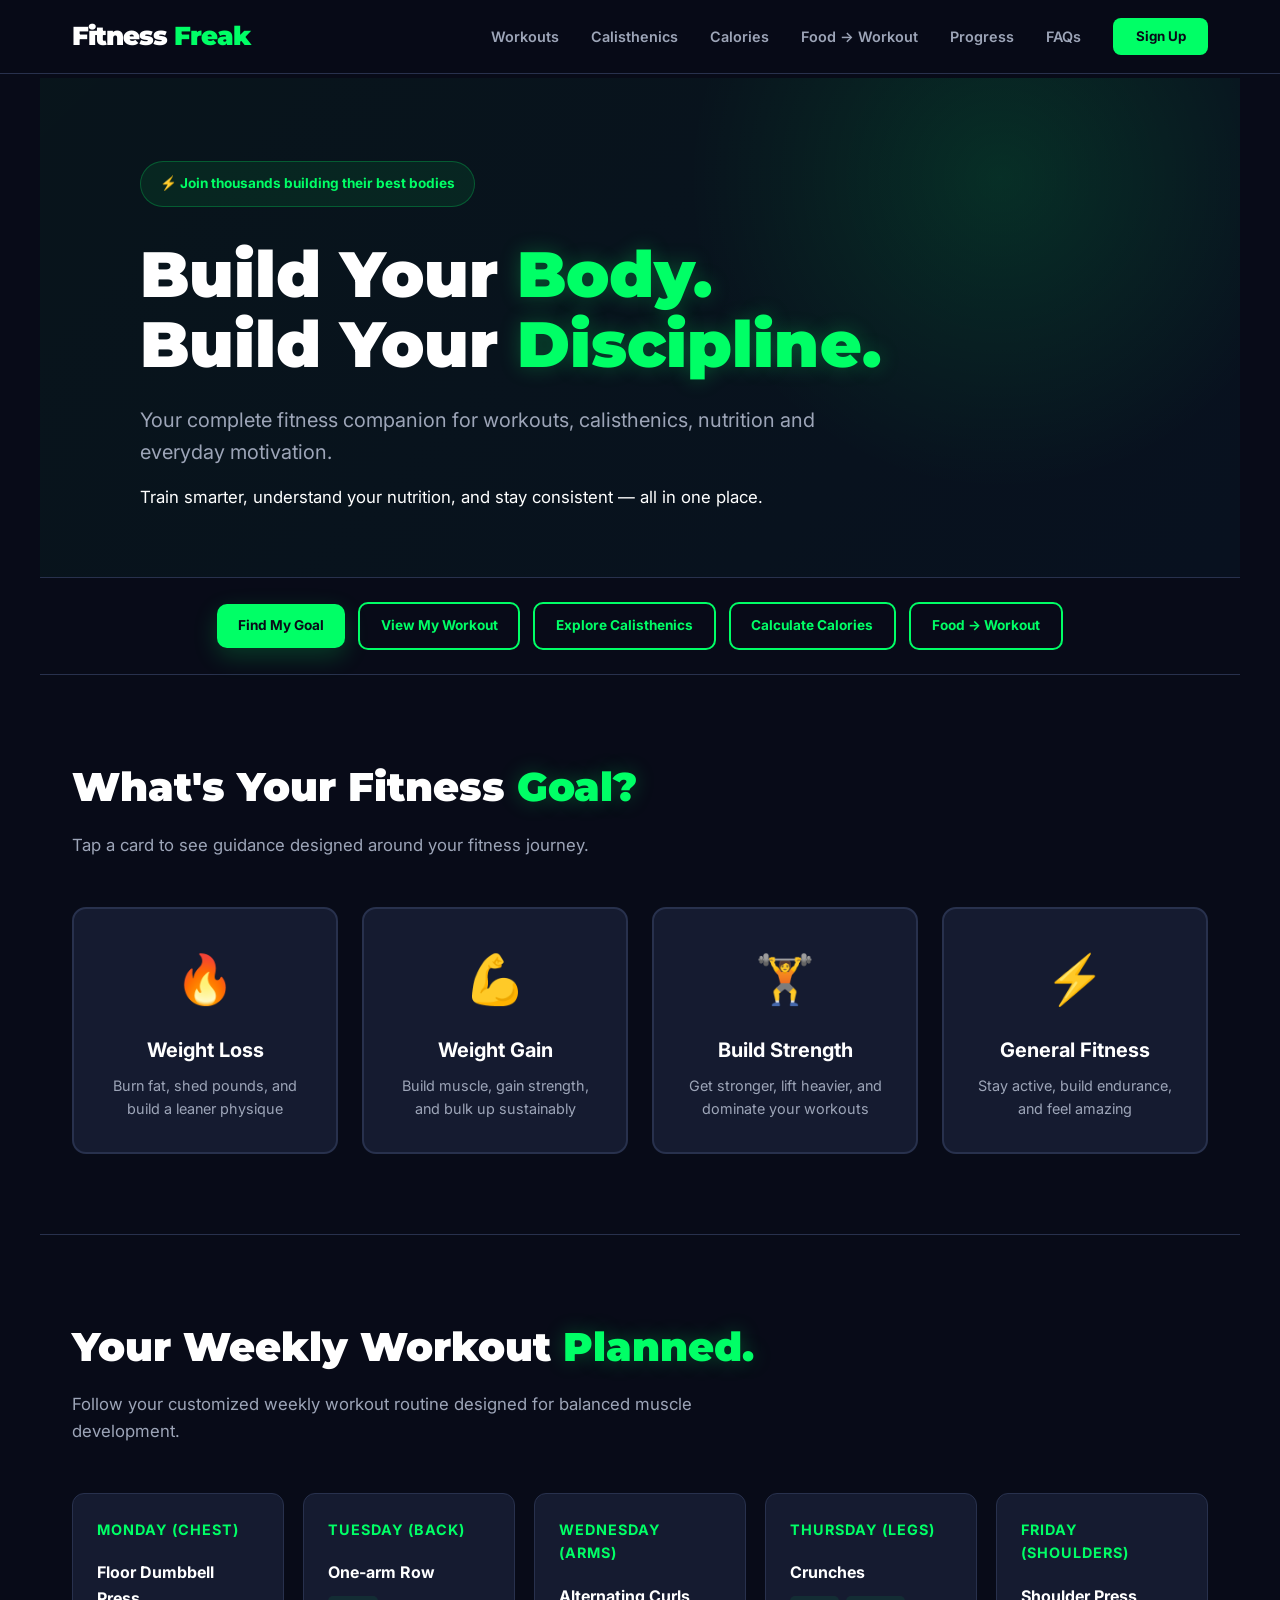
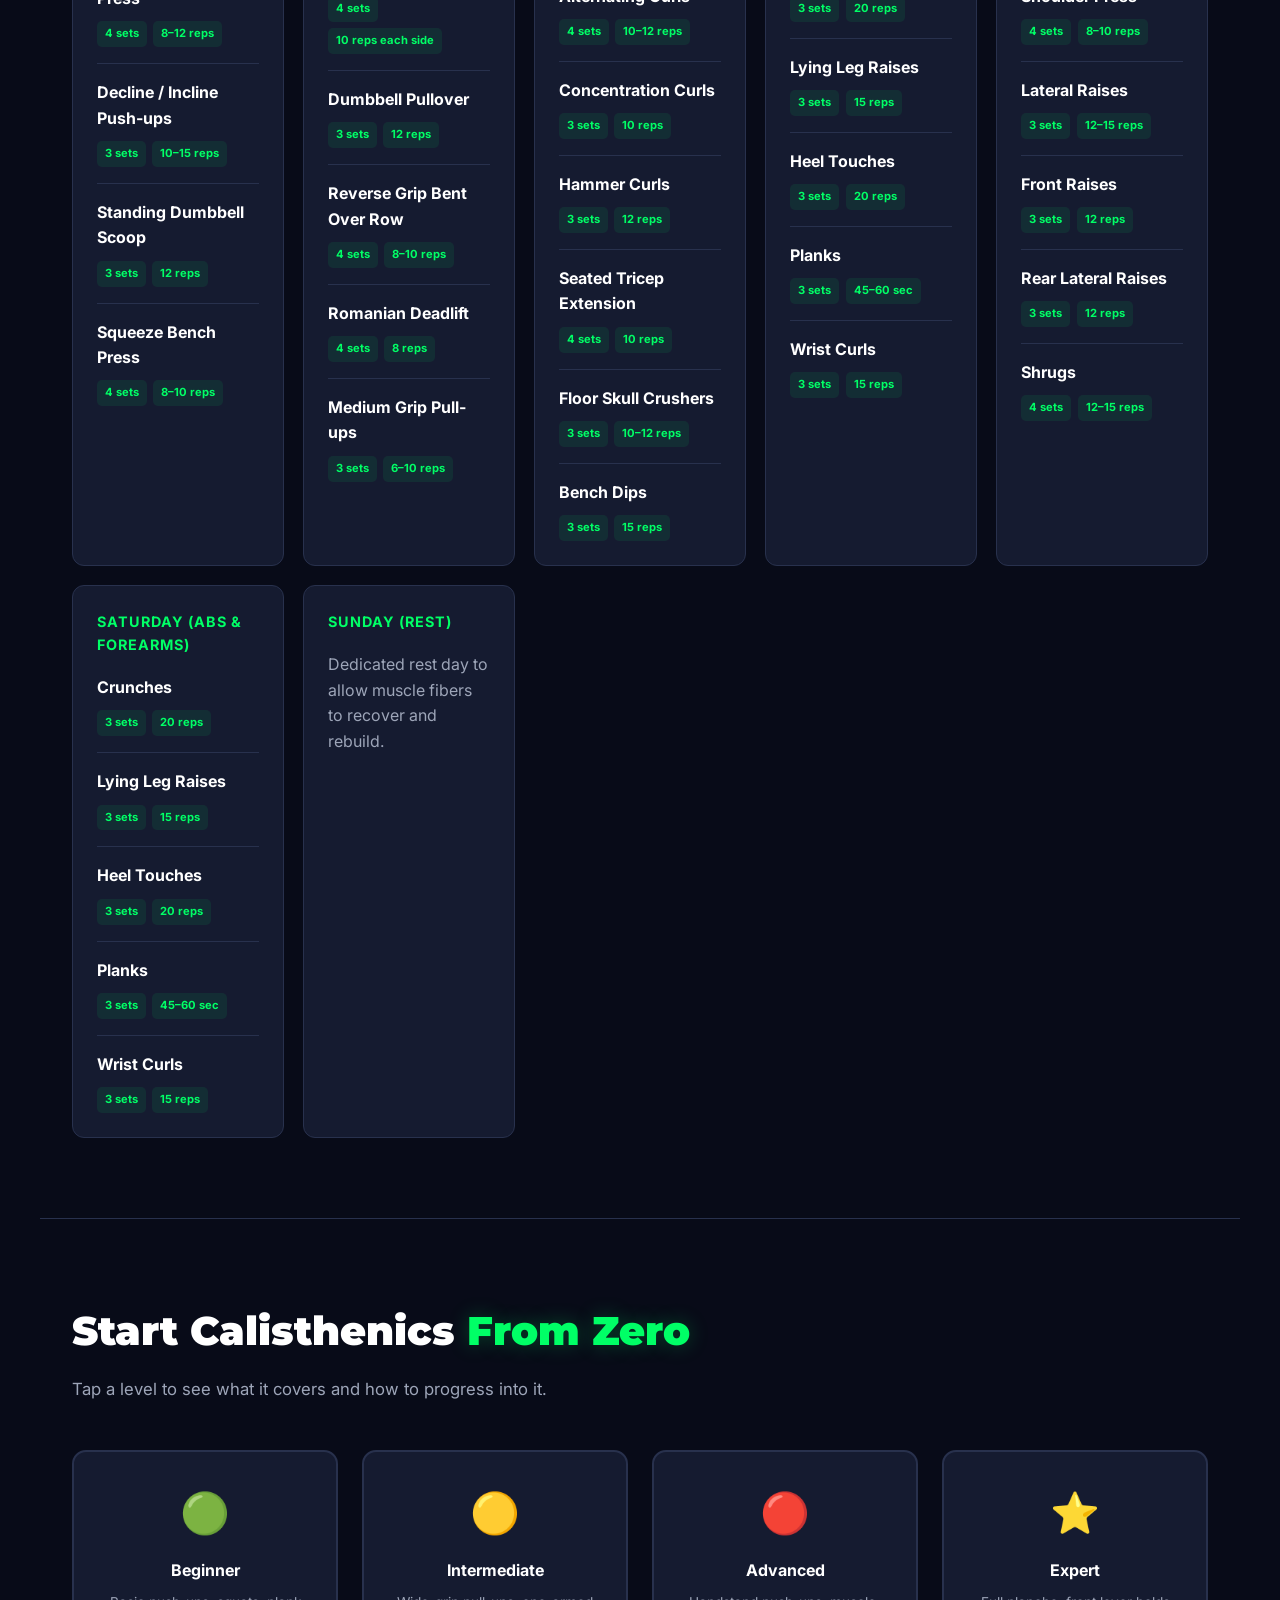
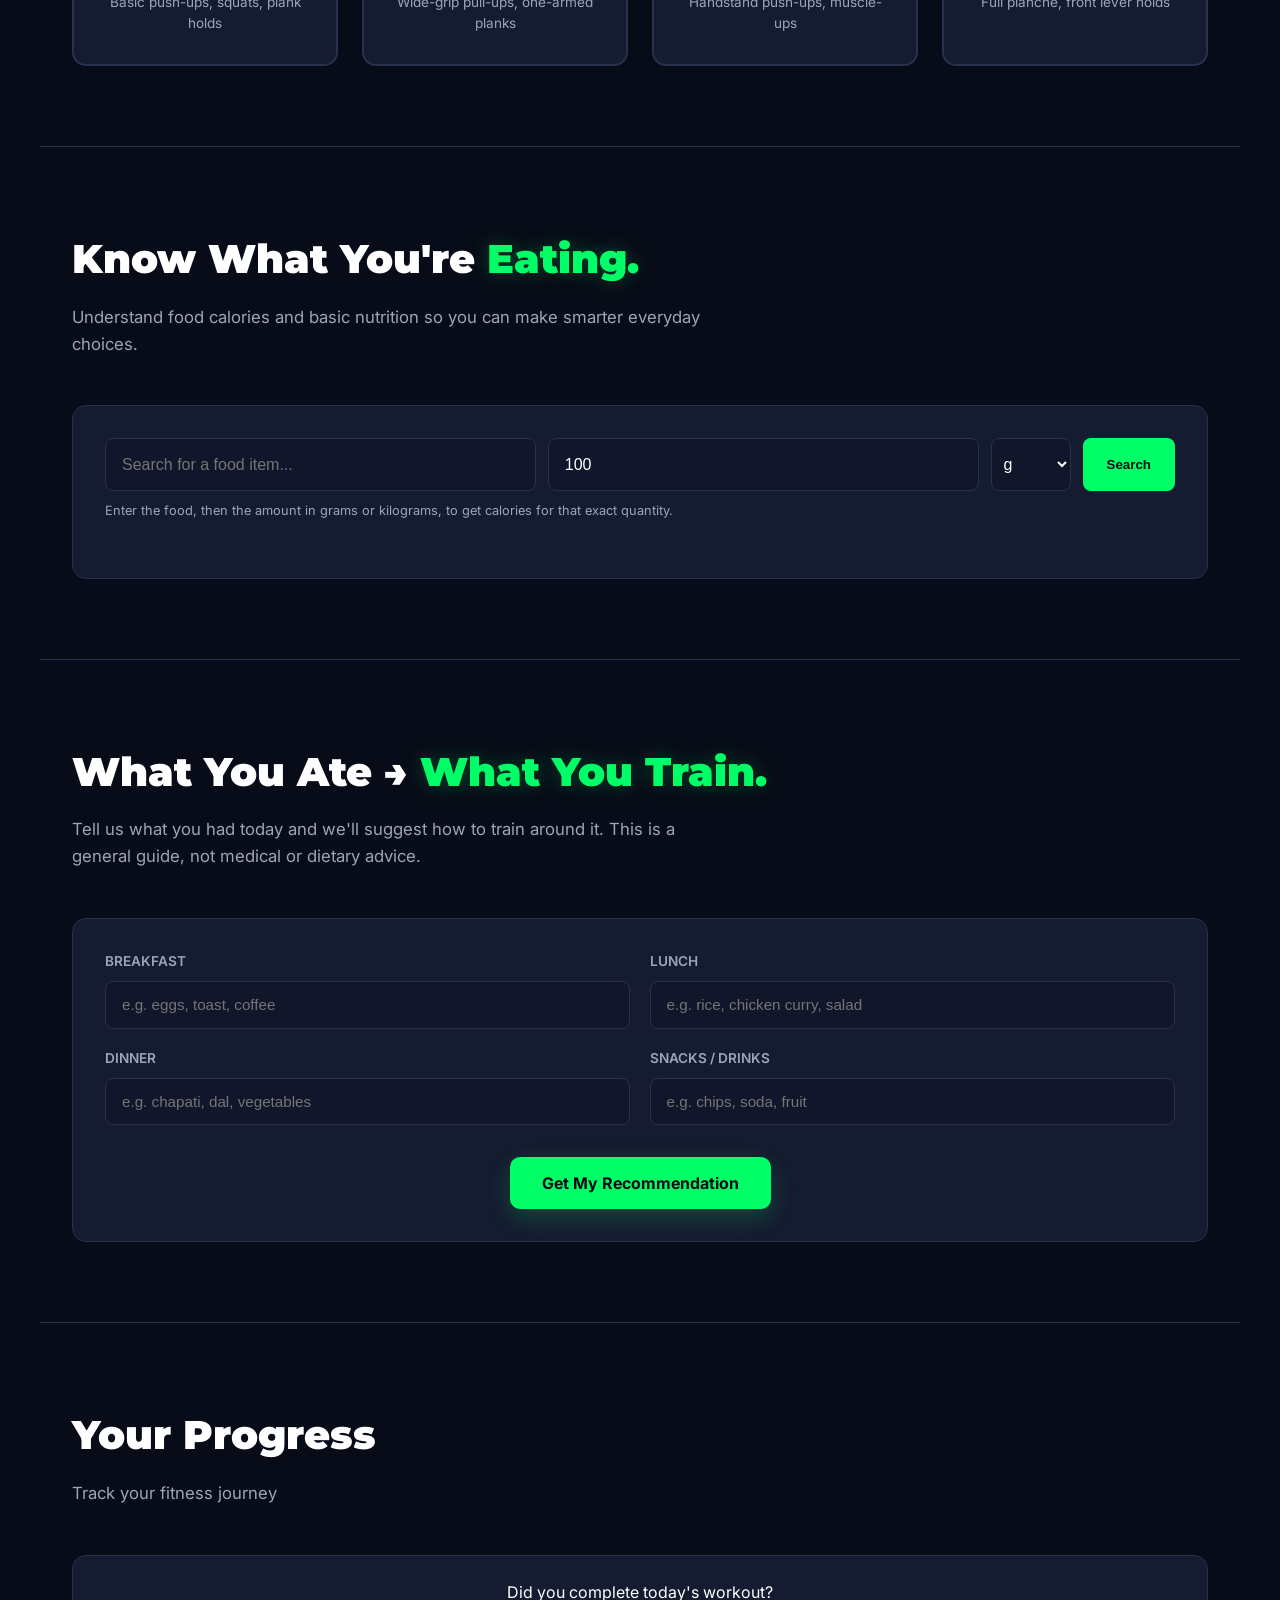
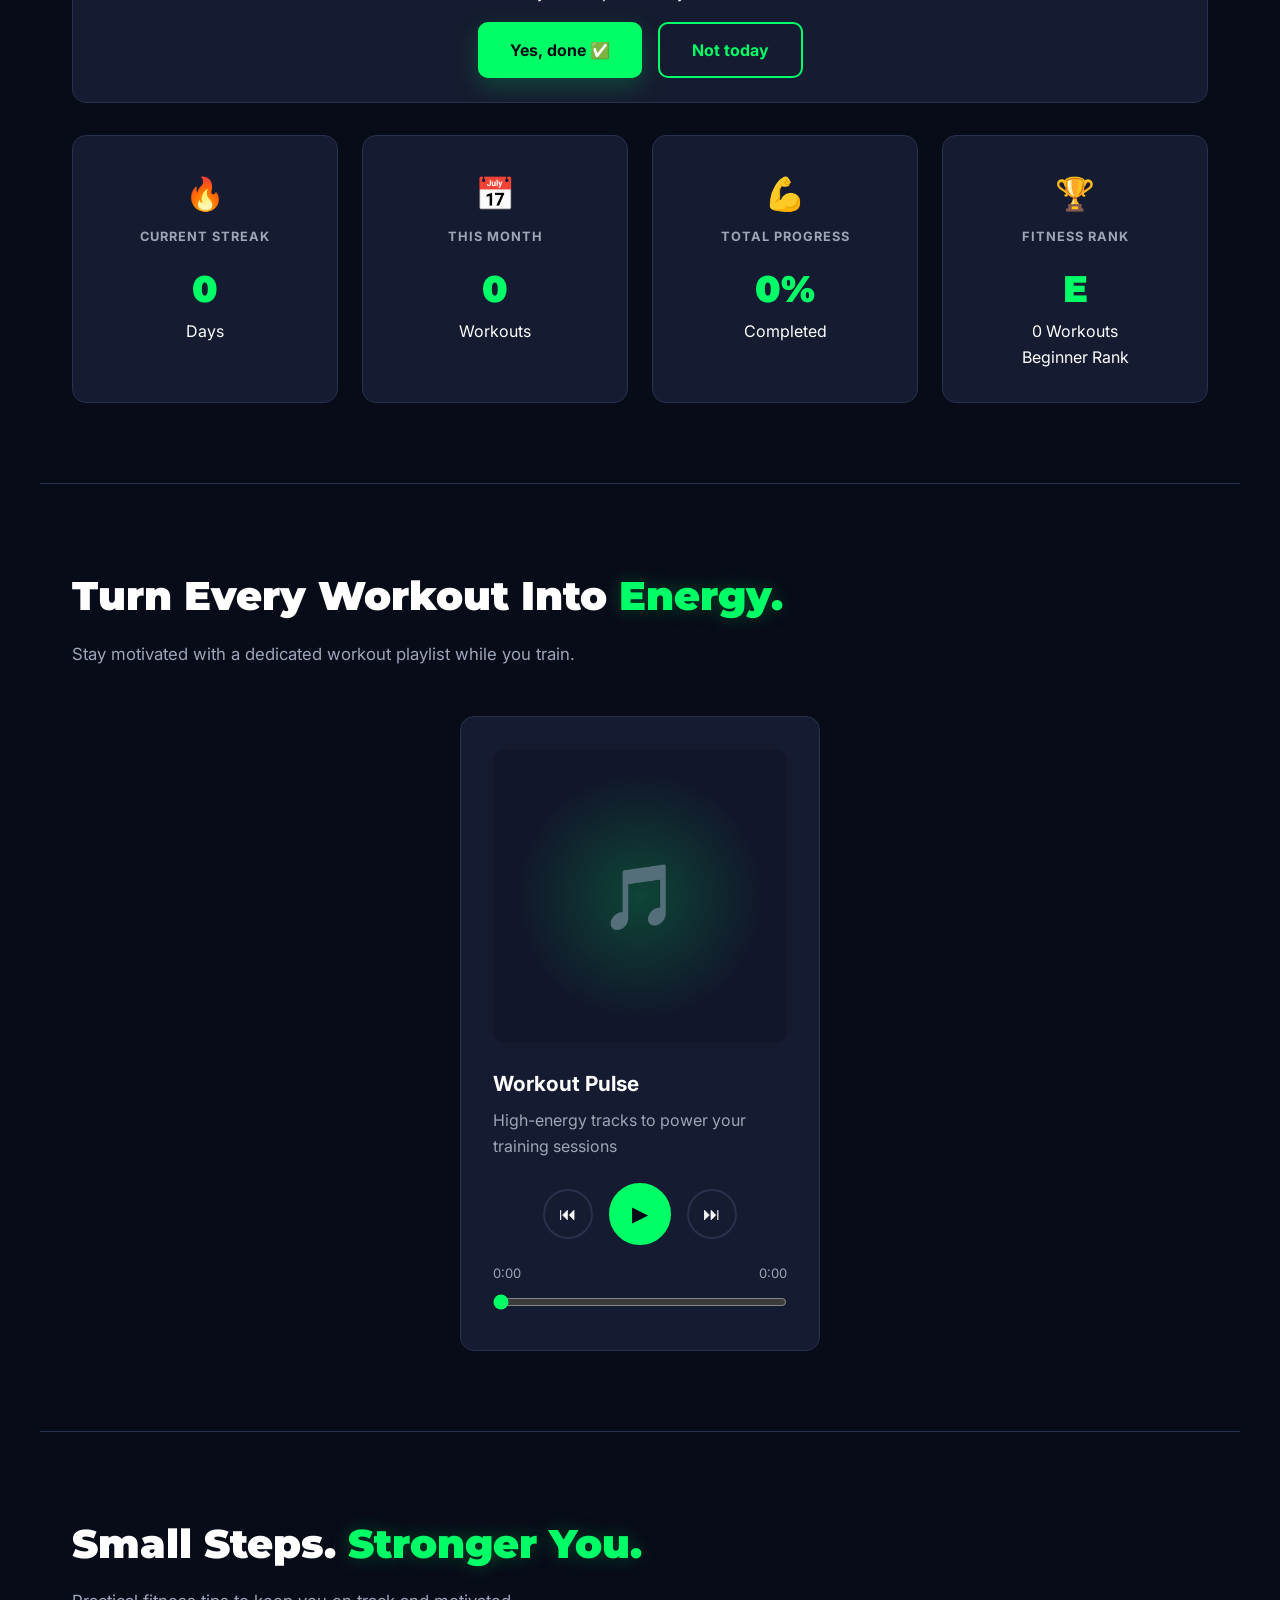
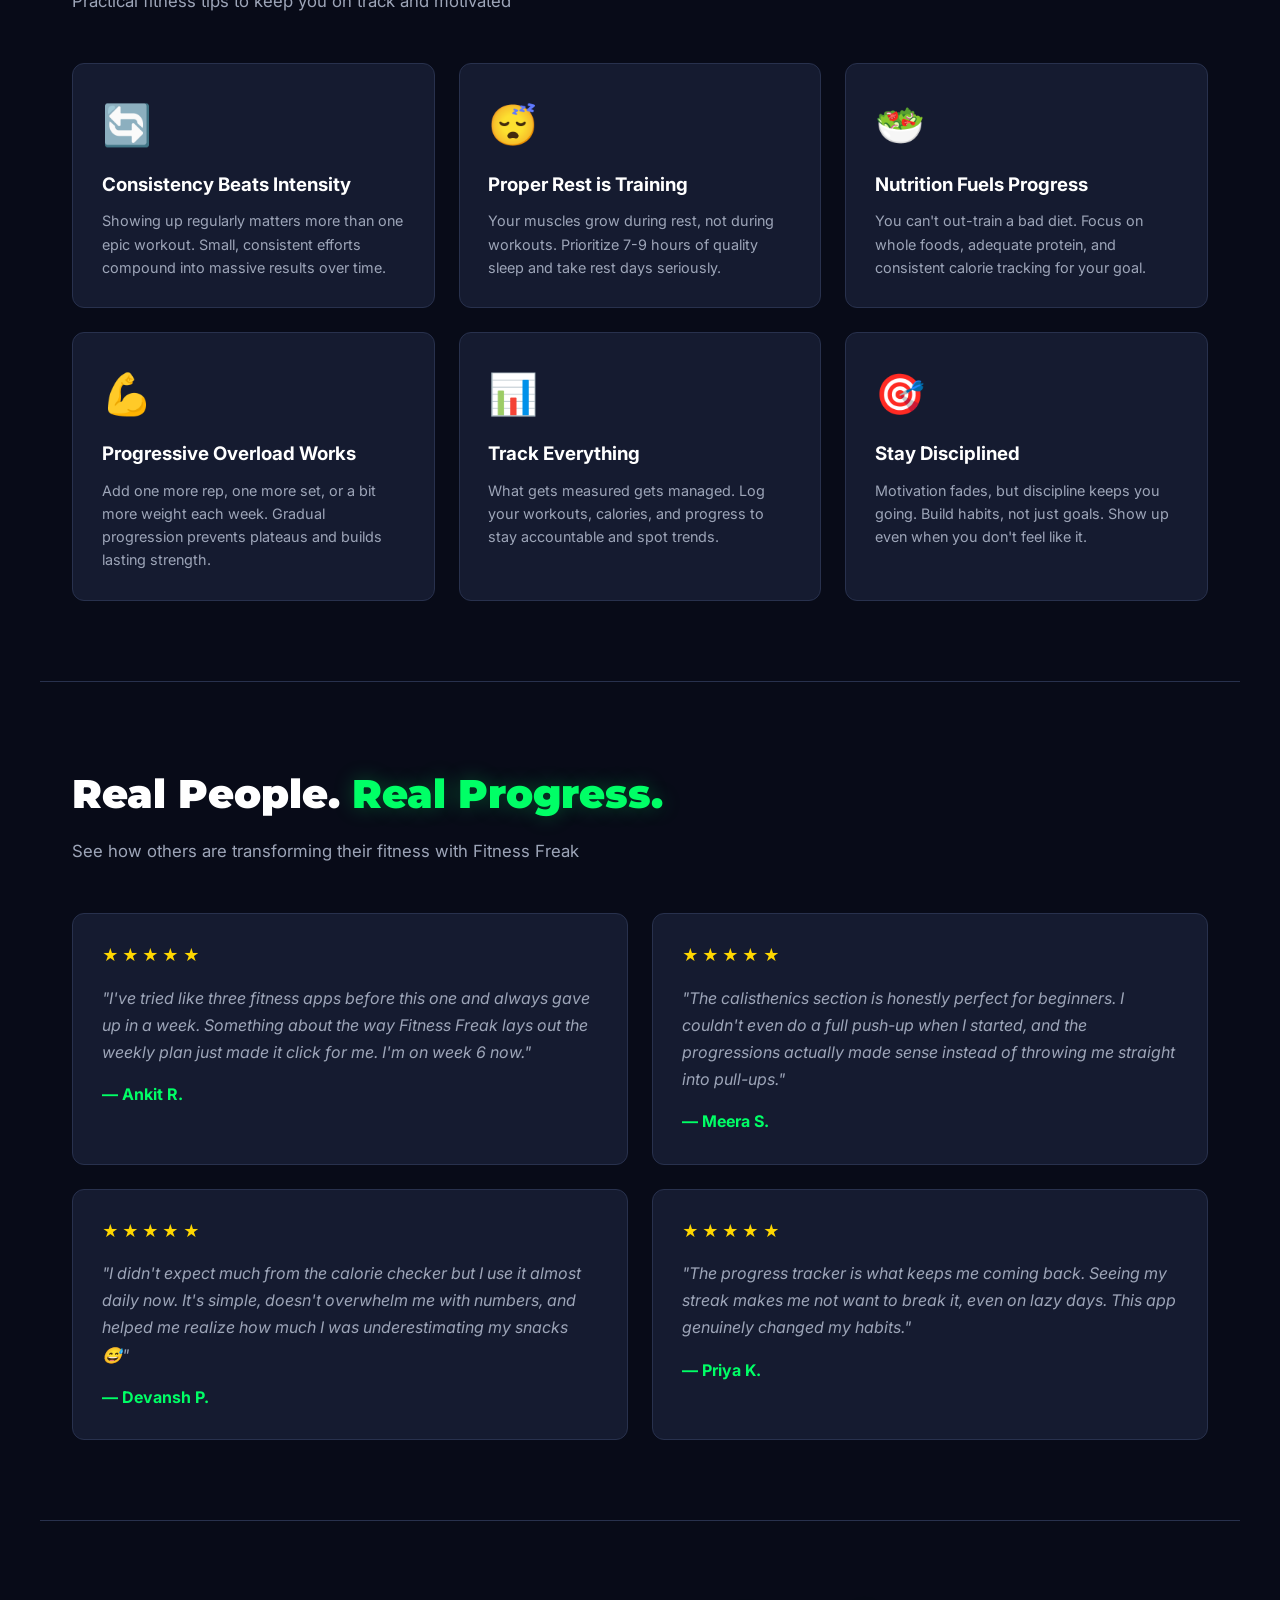
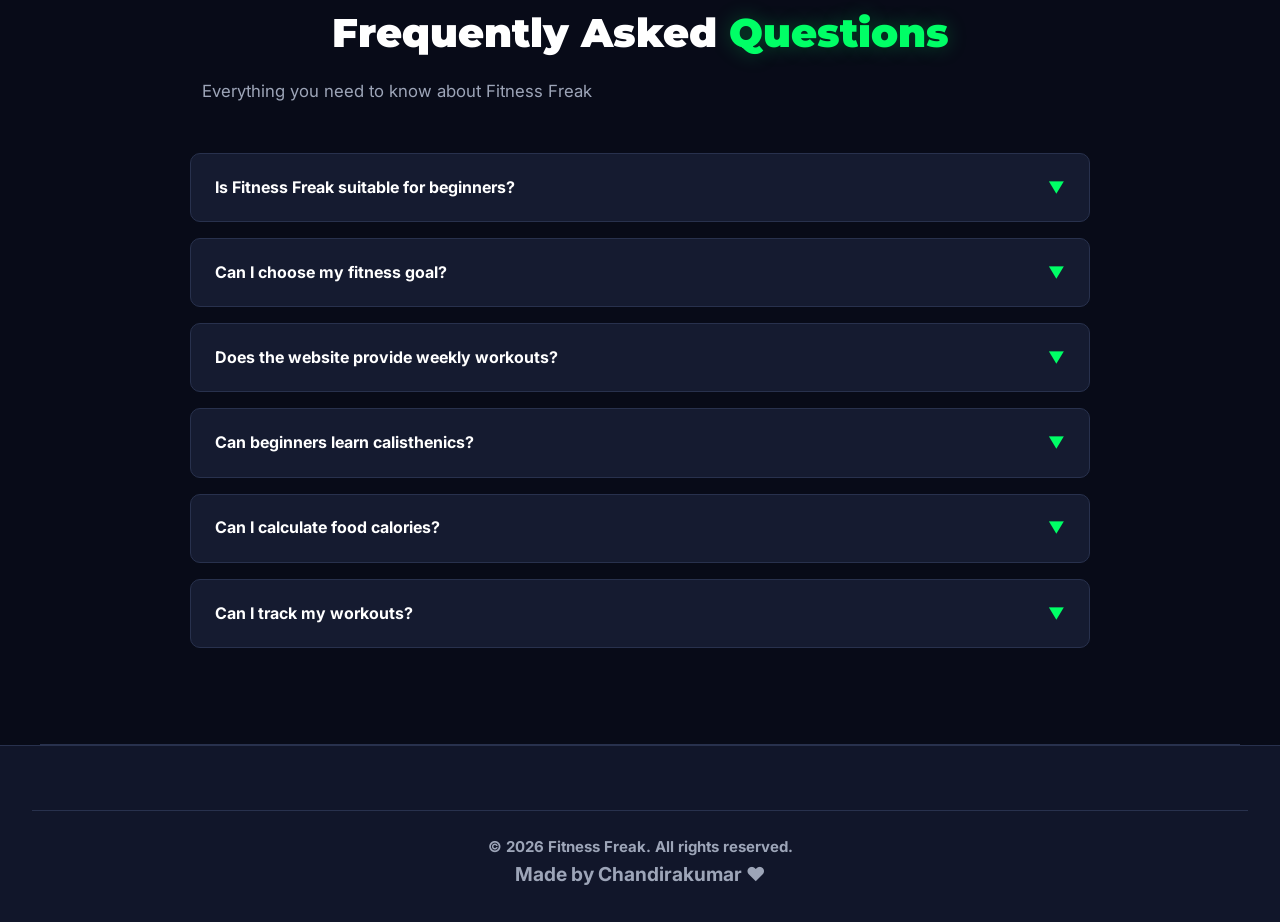
<file: index.html>
<!DOCTYPE html>
<html lang="en">
<head>
<meta charset="UTF-8">
<meta name="viewport" content="width=device-width, initial-scale=1.0, maximum-scale=1.0">
<title>Fitness Freak</title>
<link rel="stylesheet" href="style.css">
<link href="https://fonts.googleapis.com/css2?family=Inter:wght@300;400;500;600;700;800&family=Montserrat:wght@700;800;900&display=swap" rel="stylesheet">
<style>
  /* Center the playlist player card on the page */
  .playlist-container {
    display: flex;
    justify-content: center;
  }
</style>
</head>
<body>

    <!-- HEADER -->
    <header>
        <div class="header-container">
            <div class="logo">Fitness <span>Freak</span></div>
            <nav>
                <ul>
                    <li><a href="#workout">Workouts</a></li>
                    <li><a href="#calisthenics">Calisthenics</a></li>
                    <li><a href="#calories">Calories</a></li>
                    <li><a href="#foodplan">Food → Workout</a></li>
                    <li><a href="#progress">Progress</a></li>
                    <li><a href="#faq">FAQs</a></li>
                    <li><button class="nav-cta">Sign Up</button></li>
                </ul>
            </nav>
        </div>
    </header>

    <!-- HERO SECTION -->
    <section class="hero">
        <div class="hero-container">
            <div class="hero-badge">⚡ Join thousands building their best bodies</div>
            <h1>Build Your <span class="highlight">Body.</span><br>Build Your <span class="highlight">Discipline.</span></h1>
            <p class="hero-subtitle">Your complete fitness companion for workouts, calisthenics, nutrition and everyday motivation.</p>
            <p class="hero-description">Train smarter, understand your nutrition, and stay consistent — all in one place.</p>
        </div>
    </section>

    <!-- QUICK ACTIONS (moved from bottom of every section to the top) -->
    <div class="quick-actions">
        <a href="#goals" class="btn btn-primary">Find My Goal</a>
        <a href="#workout" class="btn btn-secondary">View My Workout</a>
        <a href="#calisthenics" class="btn btn-secondary">Explore Calisthenics</a>
        <a href="#calories" class="btn btn-secondary">Calculate Calories</a>
        <a href="#foodplan" class="btn btn-secondary">Food → Workout</a>
    </div>

    <!-- FITNESS GOAL SECTION -->
    <section id="goals">
        <div class="section-header">
            <h2>What's Your Fitness <span class="highlight">Goal?</span></h2>
            <p>Tap a card to see guidance designed around your fitness journey.</p>
        </div>
        <div class="goals-grid">
            <div class="goal-card" onclick="openGoalModal('weightloss')">
                <div class="goal-icon">🔥</div>
                <h3>Weight Loss</h3>
                <p>Burn fat, shed pounds, and build a leaner physique</p>
            </div>
            <div class="goal-card" onclick="openGoalModal('weightgain')">
                <div class="goal-icon">💪</div>
                <h3>Weight Gain</h3>
                <p>Build muscle, gain strength, and bulk up sustainably</p>
            </div>
            <div class="goal-card" onclick="openGoalModal('strength')">
                <div class="goal-icon">🏋️</div>
                <h3>Build Strength</h3>
                <p>Get stronger, lift heavier, and dominate your workouts</p>
            </div>
            <div class="goal-card" onclick="openGoalModal('general')">
                <div class="goal-icon">⚡</div>
                <h3>General Fitness</h3>
                <p>Stay active, build endurance, and feel amazing</p>
            </div>
        </div>
    </section>

    <!-- WEEKLY WORKOUT SECTION -->
    <section id="workout">
        <div class="section-header">
            <h2>Your Weekly Workout <span class="highlight">Planned.</span></h2>
            <p>Follow your customized weekly workout routine designed for balanced muscle development.</p>
        </div>

        <div class="workout-week">
            <div class="workout-day">
                <h3>Monday (Chest)</h3>
                <div class="workout-item"><div class="exercise-name">Floor Dumbbell Press</div><div class="exercise-details"><span class="detail-tag">4 sets</span><span class="detail-tag">8–12 reps</span></div></div>
                <div class="workout-item"><div class="exercise-name">Decline / Incline Push-ups</div><div class="exercise-details"><span class="detail-tag">3 sets</span><span class="detail-tag">10–15 reps</span></div></div>
                <div class="workout-item"><div class="exercise-name">Standing Dumbbell Scoop</div><div class="exercise-details"><span class="detail-tag">3 sets</span><span class="detail-tag">12 reps</span></div></div>
                <div class="workout-item"><div class="exercise-name">Squeeze Bench Press</div><div class="exercise-details"><span class="detail-tag">4 sets</span><span class="detail-tag">8–10 reps</span></div></div>
            </div>

            <div class="workout-day">
                <h3>Tuesday (Back)</h3>
                <div class="workout-item"><div class="exercise-name">One-arm Row</div><div class="exercise-details"><span class="detail-tag">4 sets</span><span class="detail-tag">10 reps each side</span></div></div>
                <div class="workout-item"><div class="exercise-name">Dumbbell Pullover</div><div class="exercise-details"><span class="detail-tag">3 sets</span><span class="detail-tag">12 reps</span></div></div>
                <div class="workout-item"><div class="exercise-name">Reverse Grip Bent Over Row</div><div class="exercise-details"><span class="detail-tag">4 sets</span><span class="detail-tag">8–10 reps</span></div></div>
                <div class="workout-item"><div class="exercise-name">Romanian Deadlift</div><div class="exercise-details"><span class="detail-tag">4 sets</span><span class="detail-tag">8 reps</span></div></div>
                <div class="workout-item"><div class="exercise-name">Medium Grip Pull-ups</div><div class="exercise-details"><span class="detail-tag">3 sets</span><span class="detail-tag">6–10 reps</span></div></div>
            </div>

            <div class="workout-day">
                <h3>Wednesday (Arms)</h3>
                <div class="workout-item"><div class="exercise-name">Alternating Curls</div><div class="exercise-details"><span class="detail-tag">4 sets</span><span class="detail-tag">10–12 reps</span></div></div>
                <div class="workout-item"><div class="exercise-name">Concentration Curls</div><div class="exercise-details"><span class="detail-tag">3 sets</span><span class="detail-tag">10 reps</span></div></div>
                <div class="workout-item"><div class="exercise-name">Hammer Curls</div><div class="exercise-details"><span class="detail-tag">3 sets</span><span class="detail-tag">12 reps</span></div></div>
                <div class="workout-item"><div class="exercise-name">Seated Tricep Extension</div><div class="exercise-details"><span class="detail-tag">4 sets</span><span class="detail-tag">10 reps</span></div></div>
                <div class="workout-item"><div class="exercise-name">Floor Skull Crushers</div><div class="exercise-details"><span class="detail-tag">3 sets</span><span class="detail-tag">10–12 reps</span></div></div>
                <div class="workout-item"><div class="exercise-name">Bench Dips</div><div class="exercise-details"><span class="detail-tag">3 sets</span><span class="detail-tag">15 reps</span></div></div>
            </div>

            <div class="workout-day">
                <h3>Thursday (Legs)</h3>
                <div class="workout-item"><div class="exercise-name">Crunches</div><div class="exercise-details"><span class="detail-tag">3 sets</span><span class="detail-tag">20 reps</span></div></div>
                <div class="workout-item"><div class="exercise-name">Lying Leg Raises</div><div class="exercise-details"><span class="detail-tag">3 sets</span><span class="detail-tag">15 reps</span></div></div>
                <div class="workout-item"><div class="exercise-name">Heel Touches</div><div class="exercise-details"><span class="detail-tag">3 sets</span><span class="detail-tag">20 reps</span></div></div>
                <div class="workout-item"><div class="exercise-name">Planks</div><div class="exercise-details"><span class="detail-tag">3 sets</span><span class="detail-tag">45–60 sec</span></div></div>
                <div class="workout-item"><div class="exercise-name">Wrist Curls</div><div class="exercise-details"><span class="detail-tag">3 sets</span><span class="detail-tag">15 reps</span></div></div>
            </div>

            <div class="workout-day">
                <h3>Friday (Shoulders)</h3>
                <div class="workout-item"><div class="exercise-name">Shoulder Press</div><div class="exercise-details"><span class="detail-tag">4 sets</span><span class="detail-tag">8–10 reps</span></div></div>
                <div class="workout-item"><div class="exercise-name">Lateral Raises</div><div class="exercise-details"><span class="detail-tag">3 sets</span><span class="detail-tag">12–15 reps</span></div></div>
                <div class="workout-item"><div class="exercise-name">Front Raises</div><div class="exercise-details"><span class="detail-tag">3 sets</span><span class="detail-tag">12 reps</span></div></div>
                <div class="workout-item"><div class="exercise-name">Rear Lateral Raises</div><div class="exercise-details"><span class="detail-tag">3 sets</span><span class="detail-tag">12 reps</span></div></div>
                <div class="workout-item"><div class="exercise-name">Shrugs</div><div class="exercise-details"><span class="detail-tag">4 sets</span><span class="detail-tag">12–15 reps</span></div></div>
            </div>

            <div class="workout-day">
                <h3>Saturday (Abs &amp; Forearms)</h3>
                <div class="workout-item"><div class="exercise-name">Crunches</div><div class="exercise-details"><span class="detail-tag">3 sets</span><span class="detail-tag">20 reps</span></div></div>
                <div class="workout-item"><div class="exercise-name">Lying Leg Raises</div><div class="exercise-details"><span class="detail-tag">3 sets</span><span class="detail-tag">15 reps</span></div></div>
                <div class="workout-item"><div class="exercise-name">Heel Touches</div><div class="exercise-details"><span class="detail-tag">3 sets</span><span class="detail-tag">20 reps</span></div></div>
                <div class="workout-item"><div class="exercise-name">Planks</div><div class="exercise-details"><span class="detail-tag">3 sets</span><span class="detail-tag">45–60 sec</span></div></div>
                <div class="workout-item"><div class="exercise-name">Wrist Curls</div><div class="exercise-details"><span class="detail-tag">3 sets</span><span class="detail-tag">15 reps</span></div></div>
            </div>

            <div class="workout-day">
                <h3>Sunday (Rest)</h3>
                <p style="color: var(--text-muted); margin-top: 1rem;">Dedicated rest day to allow muscle fibers to recover and rebuild.</p>
            </div>
        </div>
    </section>

    <!-- CALISTHENICS SECTION -->
    <section id="calisthenics">
        <div class="section-header">
            <h2>Start Calisthenics <span class="highlight">From Zero</span></h2>
            <p>Tap a level to see what it covers and how to progress into it.</p>
        </div>
        <div class="progression-path">
            <div class="progression-step" onclick="openLevelModal('beginner')">
                <div class="step-icon">🟢</div>
                <h4>Beginner</h4>
                <p>Basic push-ups, squats, plank holds</p>
            </div>
            <div class="progression-step" onclick="openLevelModal('intermediate')">
                <div class="step-icon">🟡</div>
                <h4>Intermediate</h4>
                <p>Wide-grip pull-ups, one-armed planks</p>
            </div>
            <div class="progression-step" onclick="openLevelModal('advanced')">
                <div class="step-icon">🔴</div>
                <h4>Advanced</h4>
                <p>Handstand push-ups, muscle-ups</p>
            </div>
            <div class="progression-step" onclick="openLevelModal('expert')">
                <div class="step-icon">⭐</div>
                <h4>Expert</h4>
                <p>Full planche, front lever holds</p>
            </div>
        </div>
    </section>

    <!-- CALORIE CALCULATOR SECTION -->
    <section id="calories">
        <div class="section-header">
            <h2>Know What You're <span class="highlight">Eating.</span></h2>
            <p>Understand food calories and basic nutrition so you can make smarter everyday choices.</p>
        </div>
        <div class="calculator-box">
            <div class="search-box">
                <input type="text" placeholder="Search for a food item..." id="foodInput">
                <input type="number" placeholder="Amount" id="foodQty" min="1" value="100" class="qty-input">
                <select id="foodUnit" class="unit-select">
                    <option value="g">g</option>
                    <option value="kg">kg</option>
                </select>
                <button onclick="searchFood()">Search</button>
            </div>
            <p class="search-hint">Enter the food, then the amount in grams or kilograms, to get calories for that exact quantity.</p>
            <div id="foodResults"></div>
        </div>
    </section>

    <!-- FOOD → WORKOUT RECOMMENDER (NEW) -->
    <section id="foodplan">
        <div class="section-header">
            <h2>What You Ate → <span class="highlight">What You Train.</span></h2>
            <p>Tell us what you had today and we'll suggest how to train around it. This is a general guide, not medical or dietary advice.</p>
        </div>

        <div class="calculator-box">
            <div class="food-log-grid">
                <div class="food-log-item">
                    <label for="mealBreakfast">Breakfast</label>
                    <input type="text" id="mealBreakfast" placeholder="e.g. eggs, toast, coffee">
                </div>
                <div class="food-log-item">
                    <label for="mealLunch">Lunch</label>
                    <input type="text" id="mealLunch" placeholder="e.g. rice, chicken curry, salad">
                </div>
                <div class="food-log-item">
                    <label for="mealDinner">Dinner</label>
                    <input type="text" id="mealDinner" placeholder="e.g. chapati, dal, vegetables">
                </div>
                <div class="food-log-item">
                    <label for="mealSnacks">Snacks / Drinks</label>
                    <input type="text" id="mealSnacks" placeholder="e.g. chips, soda, fruit">
                </div>
            </div>
            <div class="text-center mt-3">
                <button class="btn btn-primary" onclick="recommendFromFood()">Get My Recommendation</button>
            </div>
            <div id="foodPlanResult"></div>
        </div>
    </section>

    <!-- PROGRESS SECTION -->
    <section id="progress">
        <div class="section-header">
            <h2>Your Progress</h2>
            <p>Track your fitness journey</p>
        </div>

        <!-- DAILY CHECK-IN (NEW) -->
        <div class="checkin-box">
            <p id="checkinStatus">Did you complete today's workout?</p>
            <div class="checkin-buttons">
                <button class="btn btn-primary" onclick="logWorkout(true)">Yes, done ✅</button>
                <button class="btn btn-secondary" onclick="logWorkout(false)">Not today</button>
            </div>
        </div>

        <div class="progress-grid">
            <div class="progress-card">
                <div class="progress-icon">🔥</div>
                <h3>Current Streak</h3>
                <div class="progress-number" id="streakNumber">0</div>
                <p>Days</p>
            </div>

            <div class="progress-card">
                <div class="progress-icon">📅</div>
                <h3>This Month</h3>
                <div class="progress-number" id="monthNumber">0</div>
                <p>Workouts</p>
            </div>

            <div class="progress-card">
                <div class="progress-icon">💪</div>
                <h3>Total Progress</h3>
                <div class="progress-number" id="totalPercent">0%</div>
                <p>Completed</p>
            </div>

            <div class="progress-card">
                <div class="progress-icon">🏆</div>
                <h3>Fitness Rank</h3>
                <div class="progress-number" id="fitnessRank">E</div>
                <p id="rankWorkouts">0 Workouts</p>
                <p id="rankMessage">Beginner Rank</p>
            </div>
        </div>
    </section>

    <!-- PLAYLIST SECTION -->
    
    <section>
        <div class="section-header">
            <h2>Turn Every Workout Into <span class="highlight">Energy.</span></h2>
            <p>Stay motivated with a dedicated workout playlist while you train.</p>
        </div>
        <div class="playlist-container">
            <div class="player-card">
                <div class="player-image">🎵</div>
                <div class="player-info">
                    <h3 id="trackTitle">Workout Pulse</h3>
                    <p id="trackDesc">High-energy tracks to power your training sessions</p>
                </div>
                <div class="player-controls">
                    <button class="control-btn previous" onclick="prevTrack()">⏮</button>
                    <button class="control-btn play" id="playBtn" onclick="togglePlay()">▶</button>
                    <button class="control-btn next" onclick="nextTrack()">⏭</button>
                </div>
                <div class="music-progress">
                    <div class="time-row">
                        <span id="currentTime">0:00</span>
                        <span id="duration">0:00</span>
                    </div>
                    <input type="range" id="progressBar" value="0" min="0" max="100">
                </div>
                <audio id="bgAudio" preload="metadata"></audio>
           
            </div>
        </div>
    </section>
    

    <!-- FITNESS TIPS SECTION -->
    <section>
        <div class="section-header">
            <h2>Small Steps. <span class="highlight">Stronger You.</span></h2>
            <p>Practical fitness tips to keep you on track and motivated</p>
        </div>
        <div class="tips-grid">
            <div class="tip-card"><div class="tip-icon">🔄</div><h3>Consistency Beats Intensity</h3><p>Showing up regularly matters more than one epic workout. Small, consistent efforts compound into massive results over time.</p></div>
            <div class="tip-card"><div class="tip-icon">😴</div><h3>Proper Rest is Training</h3><p>Your muscles grow during rest, not during workouts. Prioritize 7-9 hours of quality sleep and take rest days seriously.</p></div>
            <div class="tip-card"><div class="tip-icon">🥗</div><h3>Nutrition Fuels Progress</h3><p>You can't out-train a bad diet. Focus on whole foods, adequate protein, and consistent calorie tracking for your goal.</p></div>
            <div class="tip-card"><div class="tip-icon">💪</div><h3>Progressive Overload Works</h3><p>Add one more rep, one more set, or a bit more weight each week. Gradual progression prevents plateaus and builds lasting strength.</p></div>
            <div class="tip-card"><div class="tip-icon">📊</div><h3>Track Everything</h3><p>What gets measured gets managed. Log your workouts, calories, and progress to stay accountable and spot trends.</p></div>
            <div class="tip-card"><div class="tip-icon">🎯</div><h3>Stay Disciplined</h3><p>Motivation fades, but discipline keeps you going. Build habits, not just goals. Show up even when you don't feel like it.</p></div>
        </div>
    </section>

    <!-- REVIEWS SECTION -->
    <section>
        <div class="section-header">
            <h2>Real People. <span class="highlight">Real Progress.</span></h2>
            <p>See how others are transforming their fitness with Fitness Freak</p>
        </div>
        <div class="reviews-grid">
            <div class="review-card"><div class="stars">★★★★★</div><div class="review-text">"I've tried like three fitness apps before this one and always gave up in a week. Something about the way Fitness Freak lays out the weekly plan just made it click for me. I'm on week 6 now."</div><div class="reviewer-name">— Ankit R.</div></div>
            <div class="review-card"><div class="stars">★★★★★</div><div class="review-text">"The calisthenics section is honestly perfect for beginners. I couldn't even do a full push-up when I started, and the progressions actually made sense instead of throwing me straight into pull-ups."</div><div class="reviewer-name">— Meera S.</div></div>
            <div class="review-card"><div class="stars">★★★★★</div><div class="review-text">"I didn't expect much from the calorie checker but I use it almost daily now. It's simple, doesn't overwhelm me with numbers, and helped me realize how much I was underestimating my snacks 😅"</div><div class="reviewer-name">— Devansh P.</div></div>
            <div class="review-card"><div class="stars">★★★★★</div><div class="review-text">"The progress tracker is what keeps me coming back. Seeing my streak makes me not want to break it, even on lazy days. This app genuinely changed my habits."</div><div class="reviewer-name">— Priya K.</div></div>
        </div>
    </section>

    <!-- FAQ SECTION -->
    <section id="faq">
        <div class="section-header text-center">
            <h2>Frequently Asked <span class="highlight">Questions</span></h2>
            <p>Everything you need to know about Fitness Freak</p>
        </div>
        <div class="faq-list">
            <div class="faq-item">
                <div class="faq-question" onclick="toggleFAQ(this)"><span>Is Fitness Freak suitable for beginners?</span><span class="faq-toggle">▼</span></div>
                <div class="faq-answer"><p>Yes. The website is designed to guide beginners through workouts, calisthenics, nutrition and fitness goals step by step. Every section starts with foundational content and progressively builds to more advanced material, making it perfect for anyone starting their fitness journey.</p></div>
            </div>
            <div class="faq-item">
                <div class="faq-question" onclick="toggleFAQ(this)"><span>Can I choose my fitness goal?</span><span class="faq-toggle">▼</span></div>
                <div class="faq-answer"><p>Yes. Users can choose goals such as weight loss, weight gain, strength building or general fitness. Once you select your goal, all workout recommendations and nutrition guidance will be customized around that specific objective.</p></div>
            </div>
            <div class="faq-item">
                <div class="faq-question" onclick="toggleFAQ(this)"><span>Does the website provide weekly workouts?</span><span class="faq-toggle">▼</span></div>
                <div class="faq-answer"><p>Yes. Users can follow structured weekly workout plans with exercises, sets, reps and rest times clearly laid out. The workouts are designed to be progressive, meaning they adapt as you get stronger and more experienced.</p></div>
            </div>
            <div class="faq-item">
                <div class="faq-question" onclick="toggleFAQ(this)"><span>Can beginners learn calisthenics?</span><span class="faq-toggle">▼</span></div>
                <div class="faq-answer"><p>Yes. The calisthenics section starts with basic bodyweight movements and gradually introduces progression. You'll learn proper form, understand progression paths, and safely advance from basic push-ups and squats to more advanced skills like pull-ups and muscle-ups.</p></div>
            </div>
            <div class="faq-item">
                <div class="faq-question" onclick="toggleFAQ(this)"><span>Can I calculate food calories?</span><span class="faq-toggle">▼</span></div>
                <div class="faq-answer"><p>Yes. Users can search for foods and check their estimated calorie information, and also log meals to get a workout suggestion for the day.</p></div>
            </div>
            <div class="faq-item">
                <div class="faq-question" onclick="toggleFAQ(this)"><span>Can I track my workouts?</span><span class="faq-toggle">▼</span></div>
                <div class="faq-answer"><p>Yes. Users can mark completed workouts and track their consistency over time. You'll see your workout streaks, total completed sessions, and get motivational progress visualizations to help keep you accountable and celebrate your wins.</p></div>
            </div>
        </div>
    </section>

    <!-- FOOTER -->
    <footer>
     
            <div class="footer-bottom">
                <h3>© 2026 Fitness Freak. All rights reserved.</h3>
                <h2>Made by <strong>Chandirakumar</strong> ❤️</h2>
            </div>
        </div>
    </footer>

    <!-- SHARED MODAL (used by Goals + Calisthenics) -->
    <div class="modal-overlay" id="infoModal">
        <div class="modal-box">
            <button class="modal-close" onclick="closeInfoModal()">✕</button>
            <div id="modalContent"></div>
        </div>
    </div>

    <script src="script.js"></script>
</body>
</html>
</file>
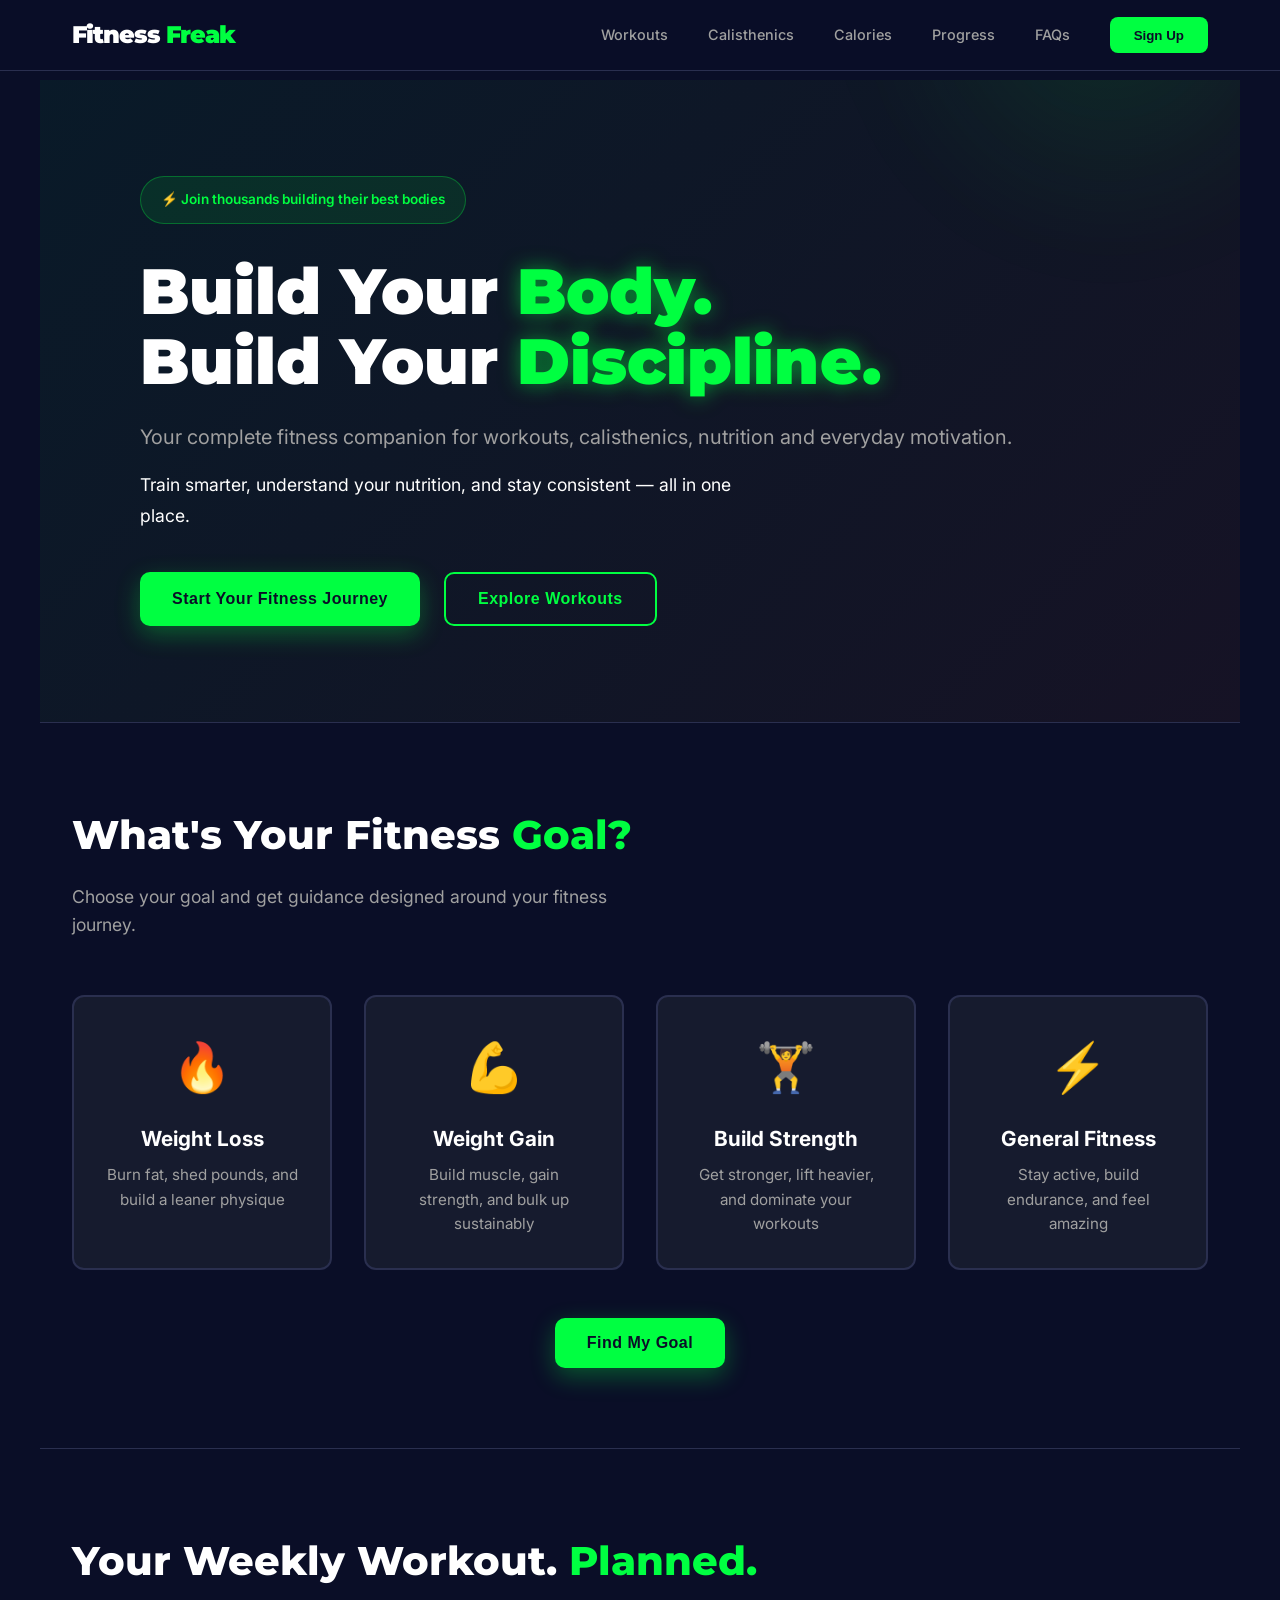
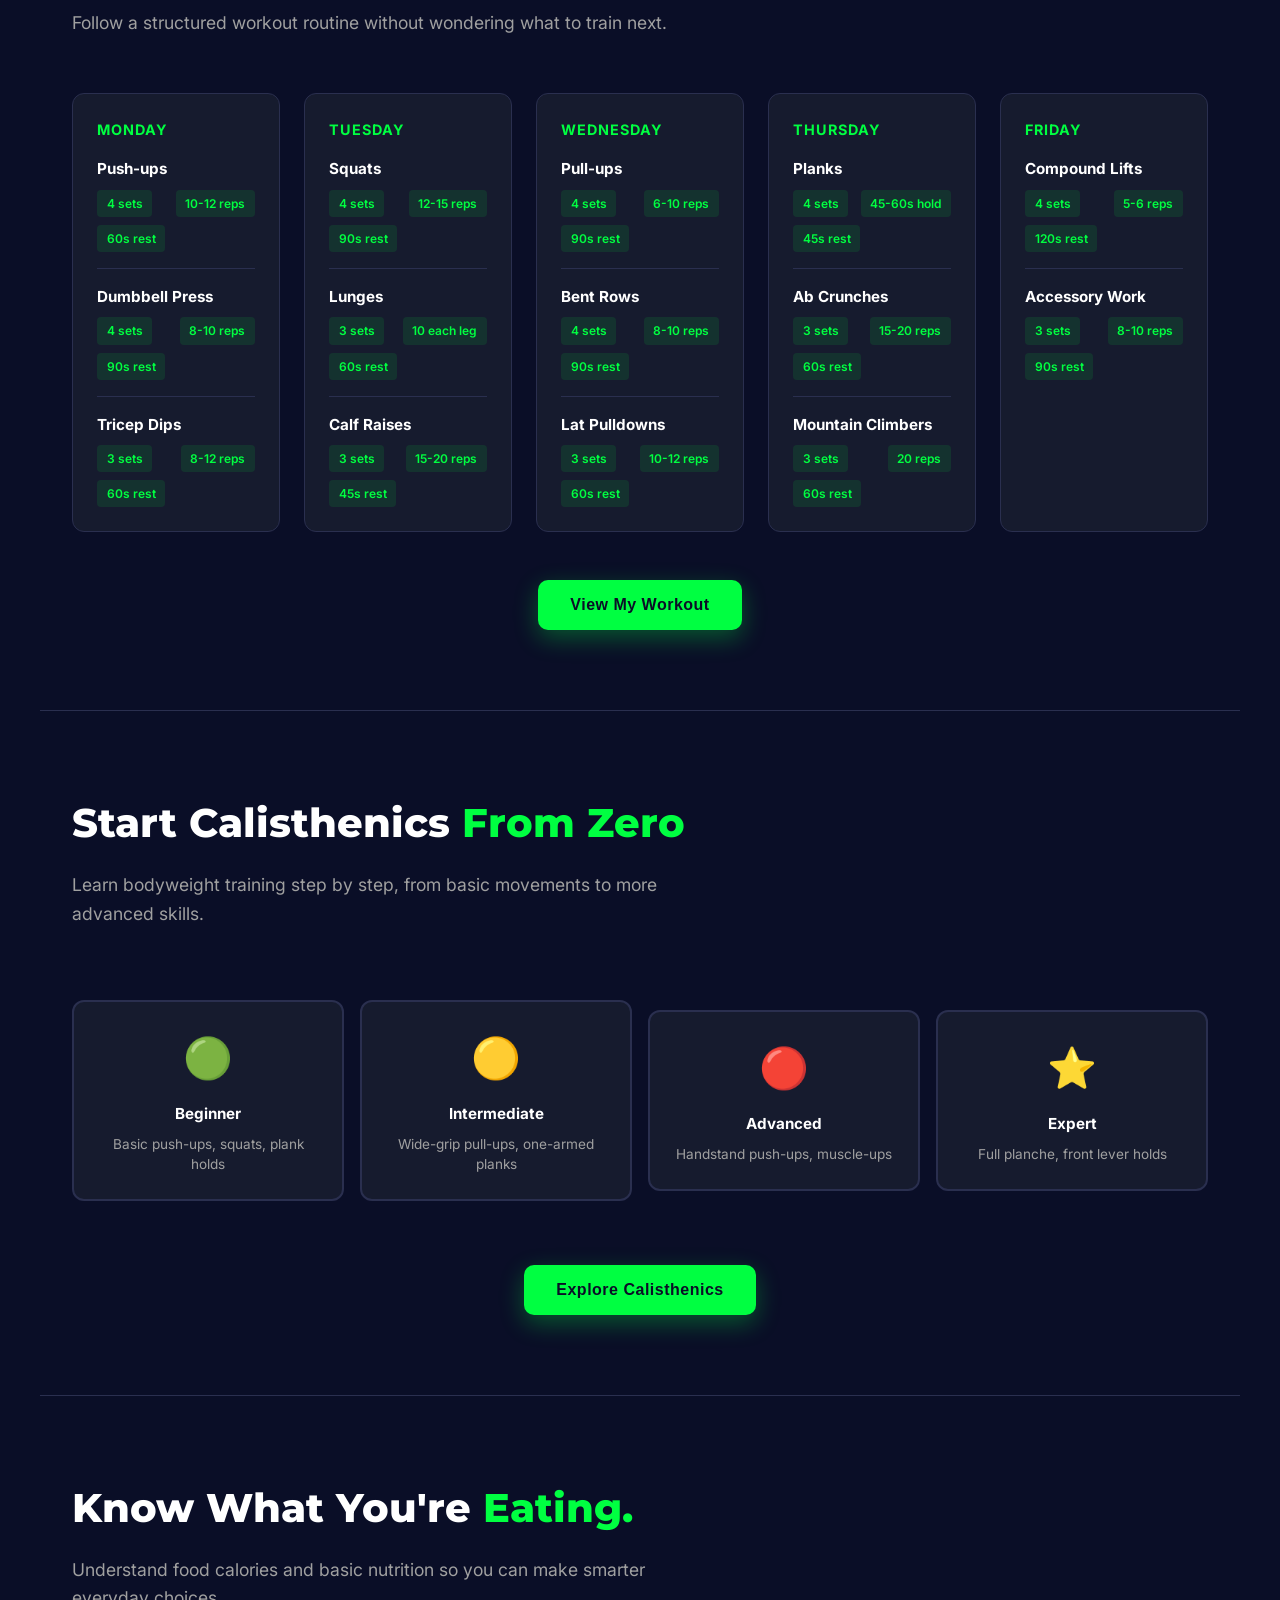
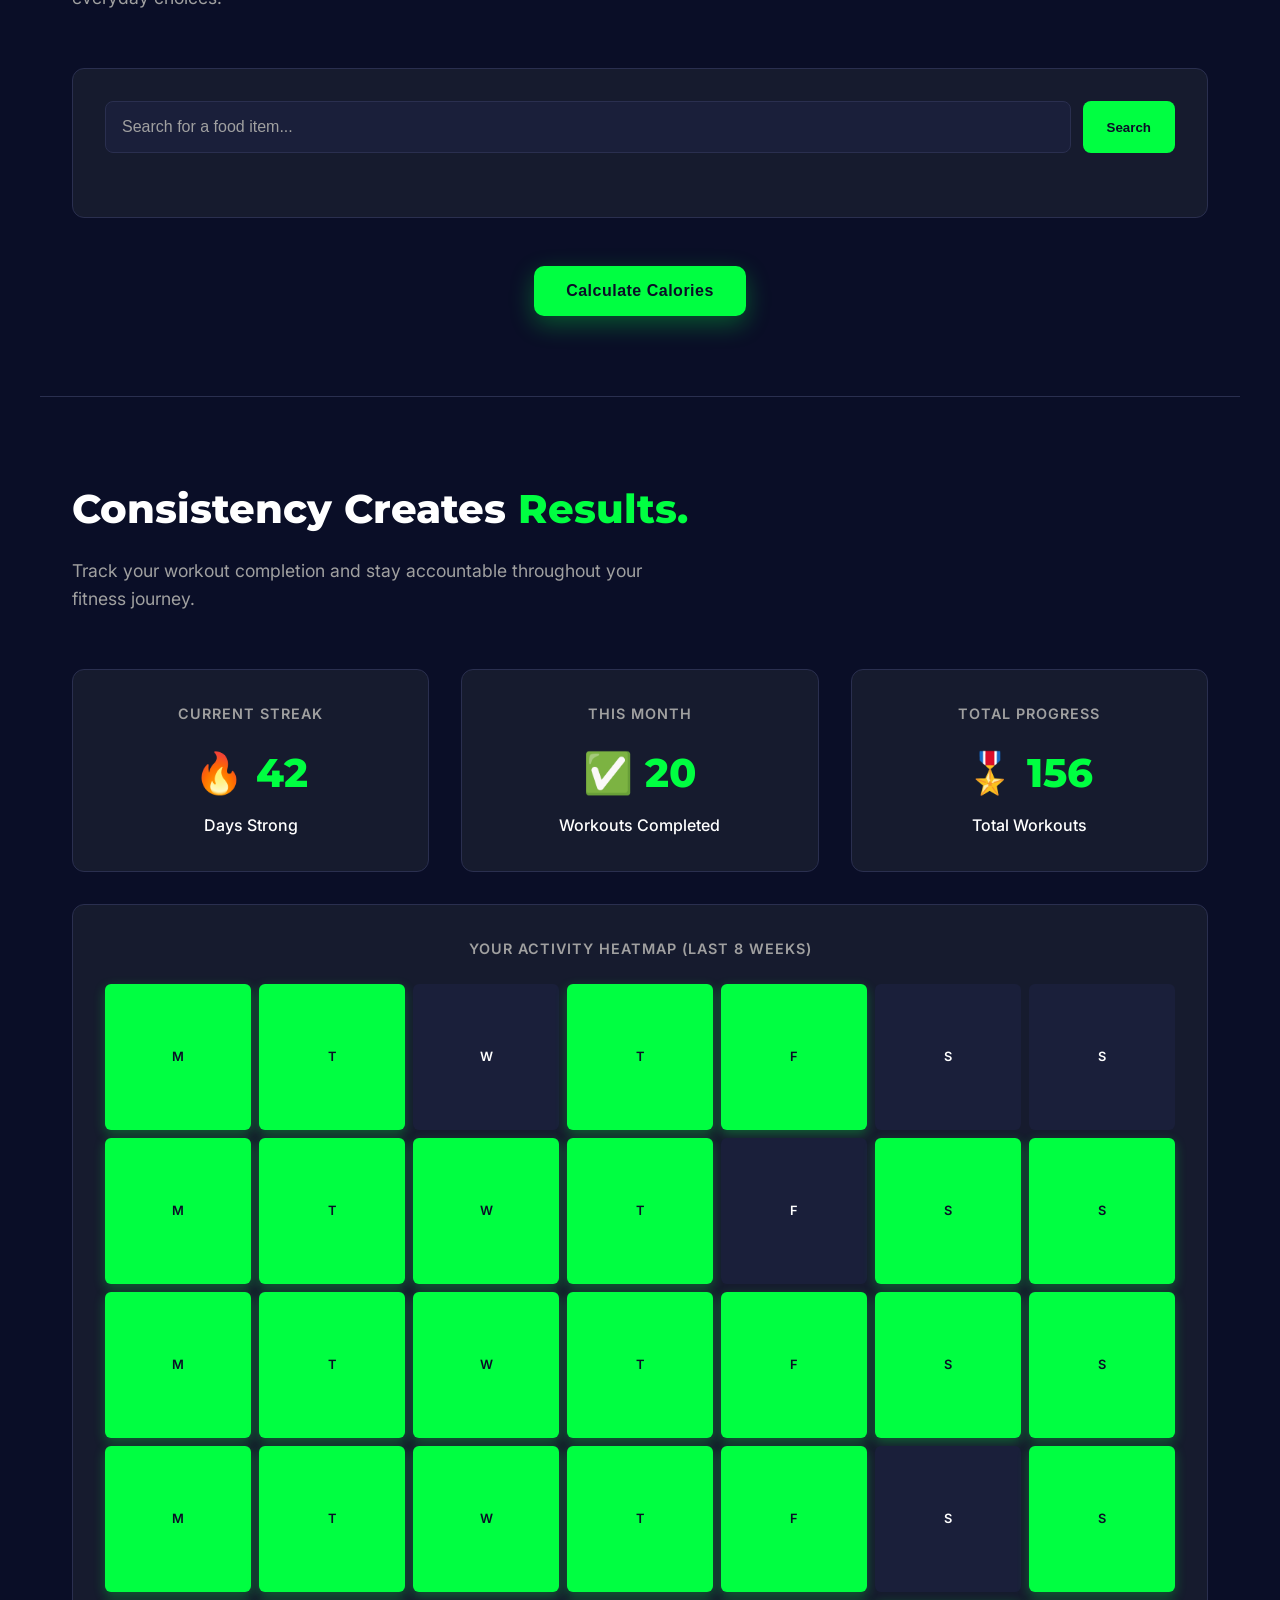
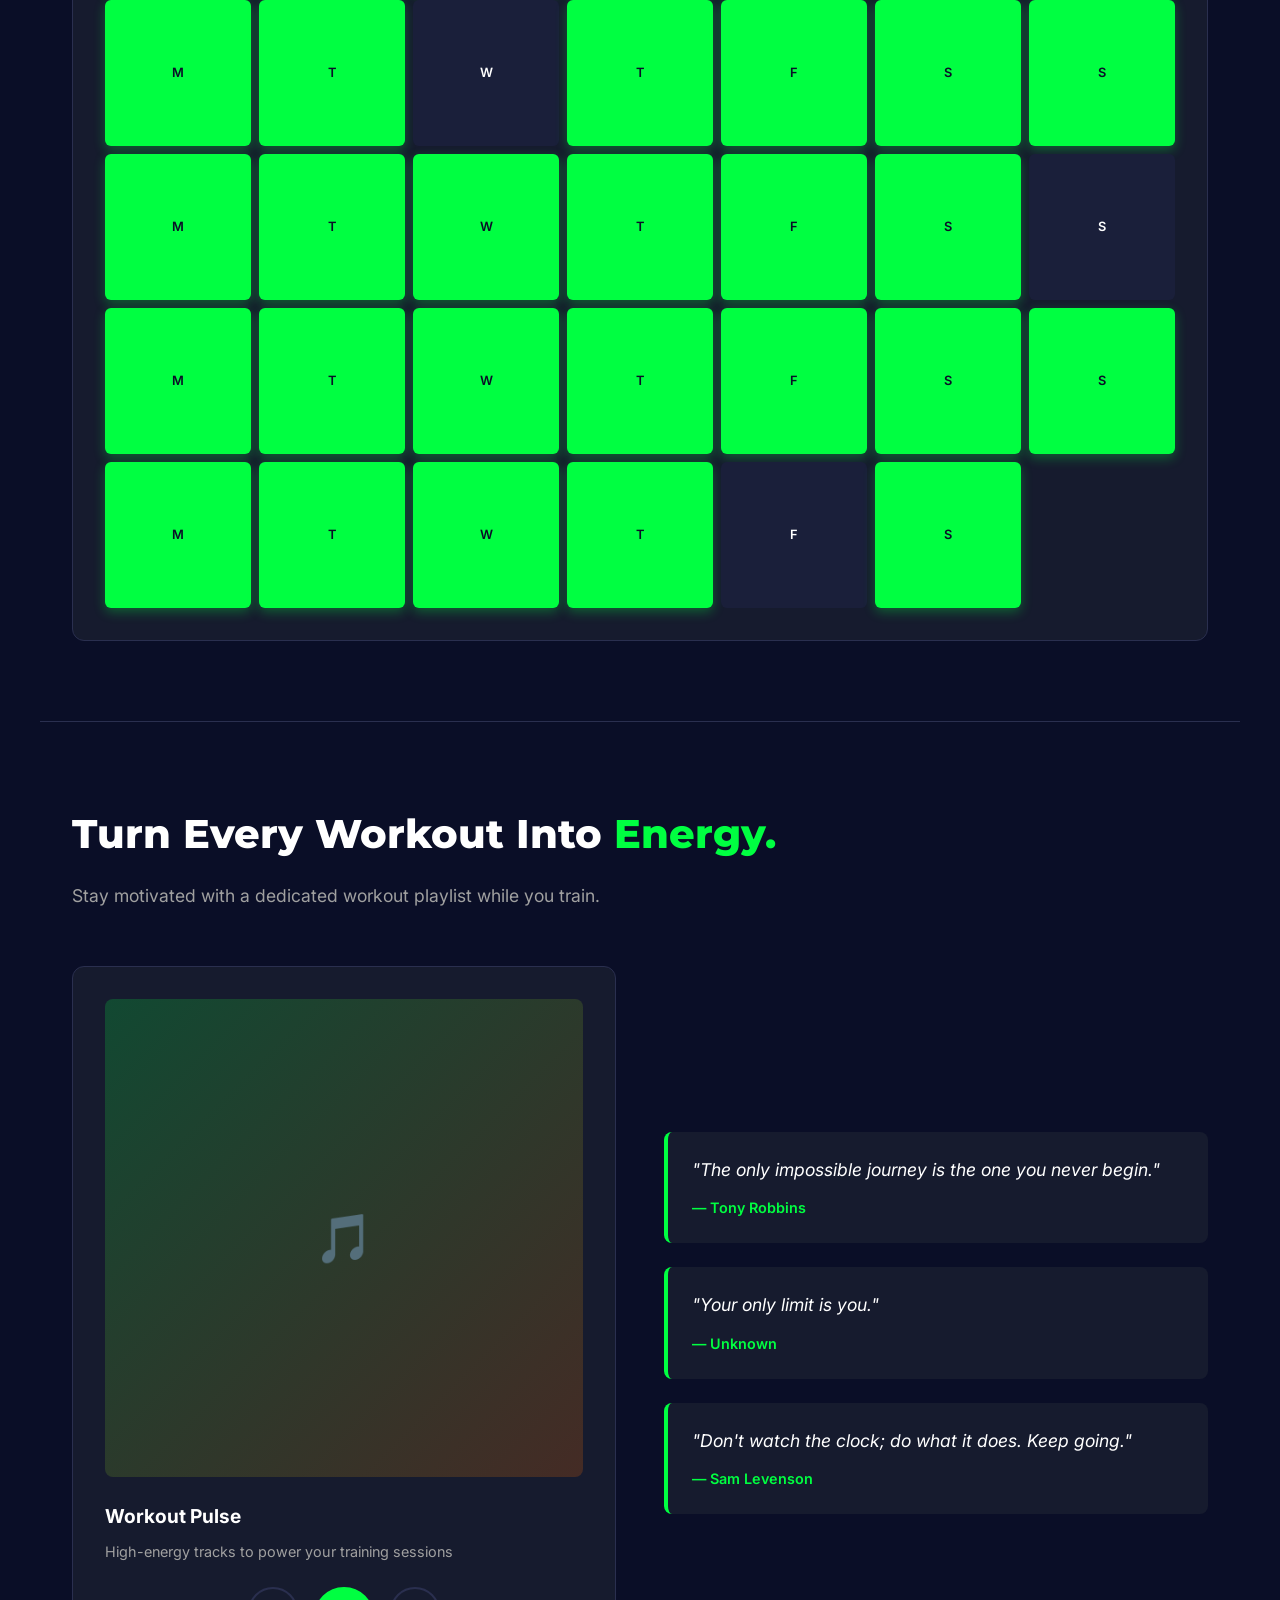
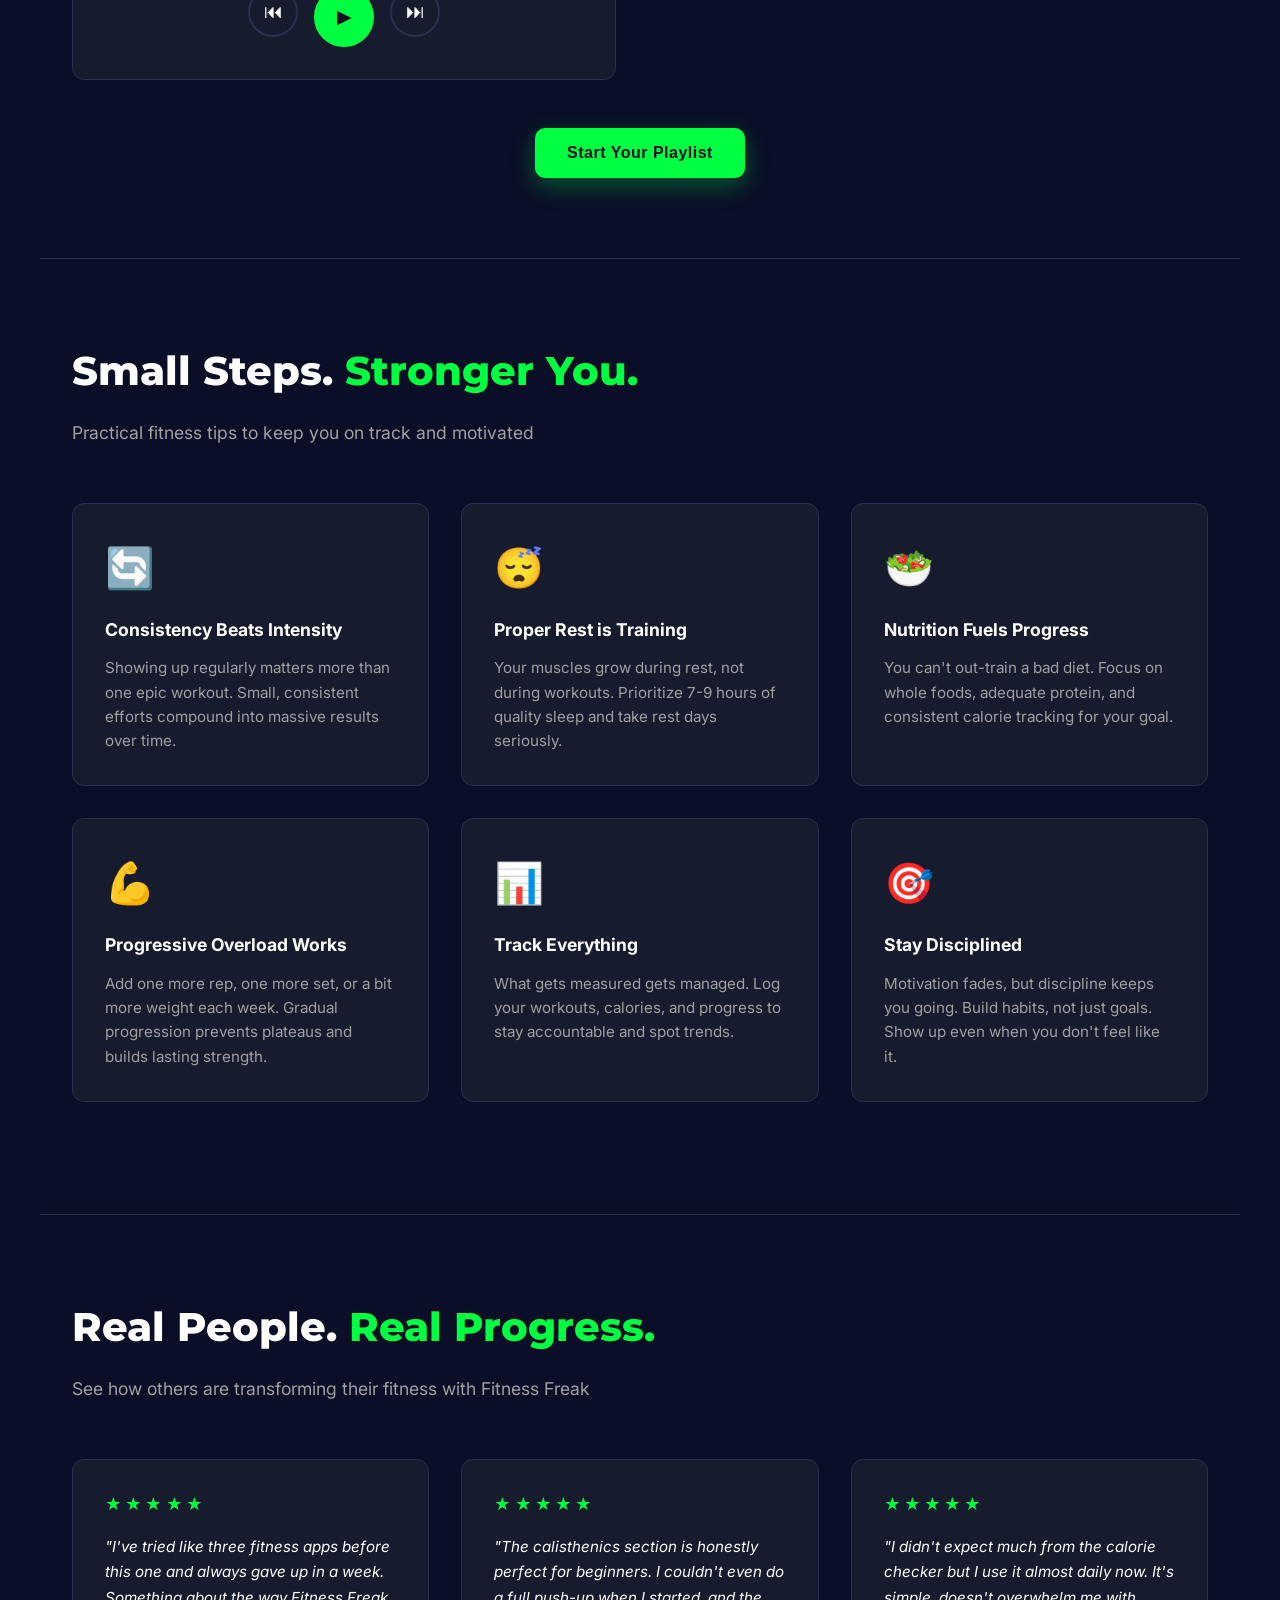
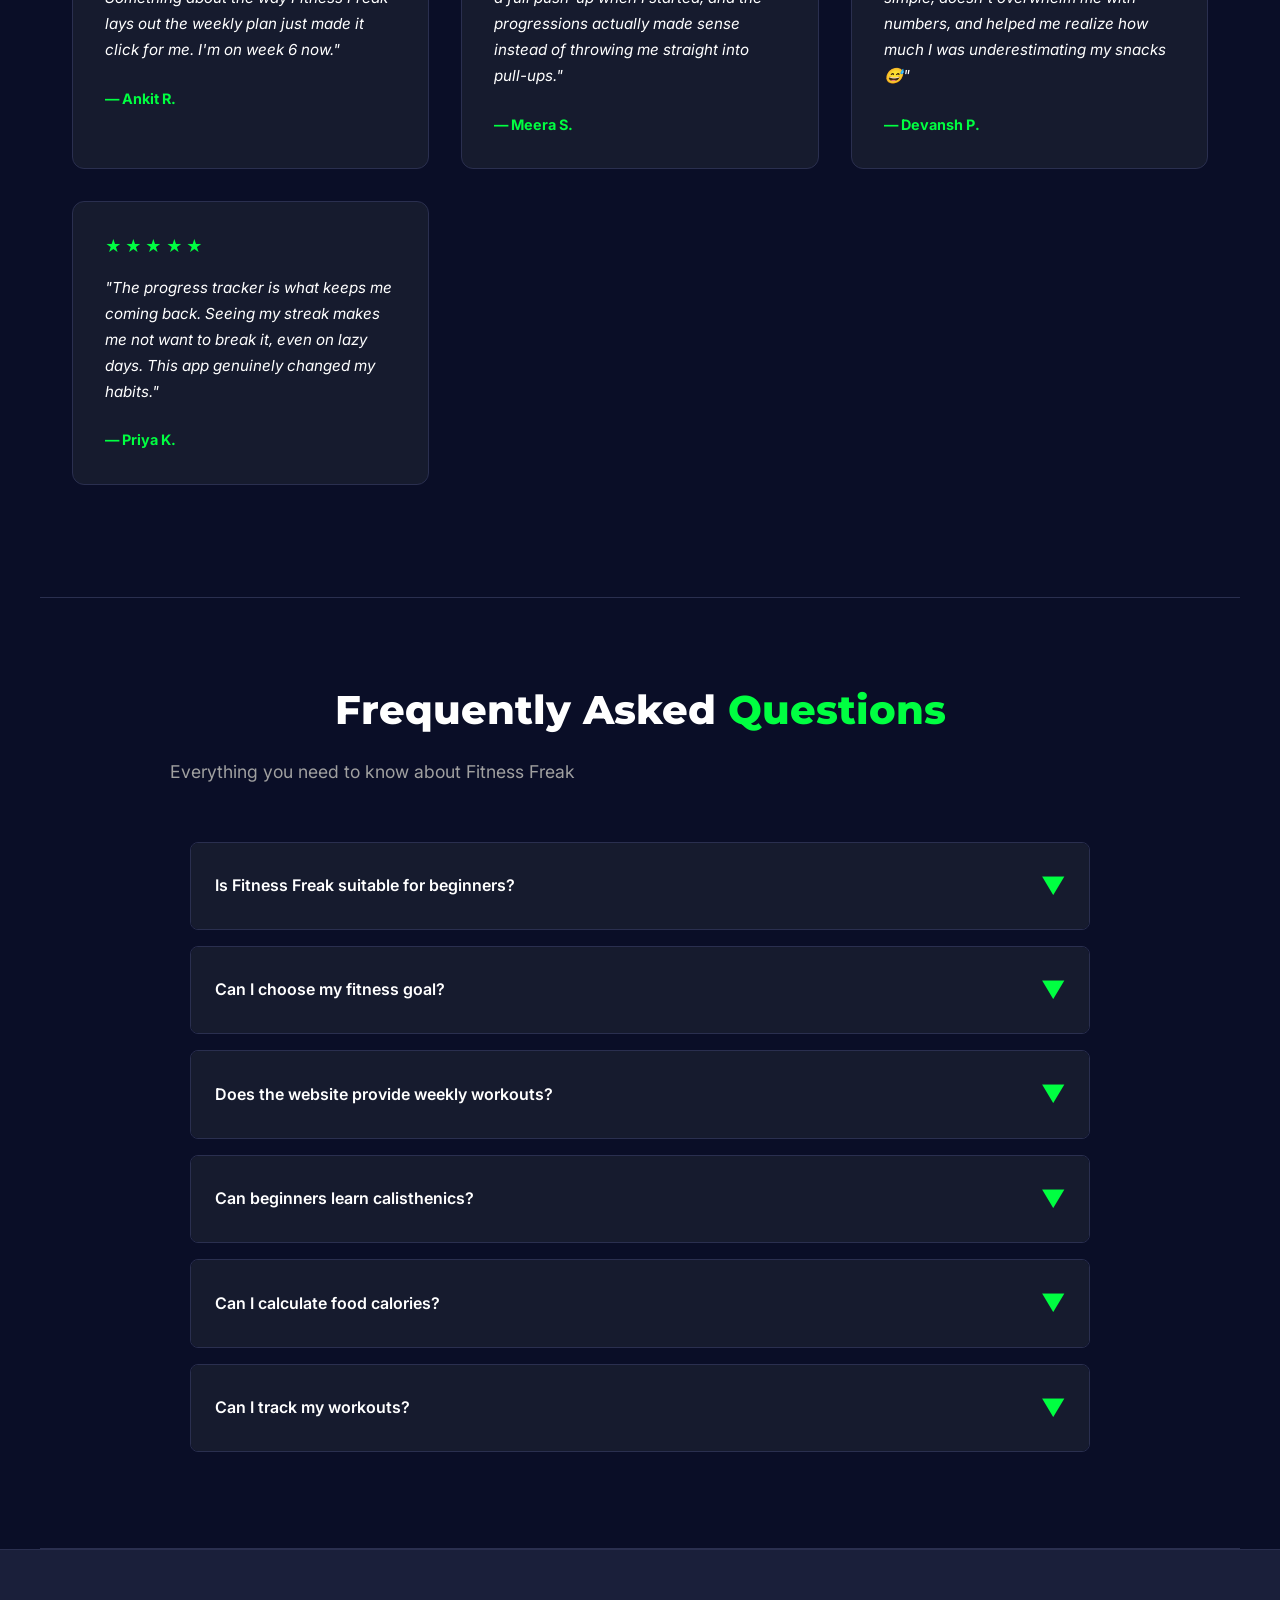
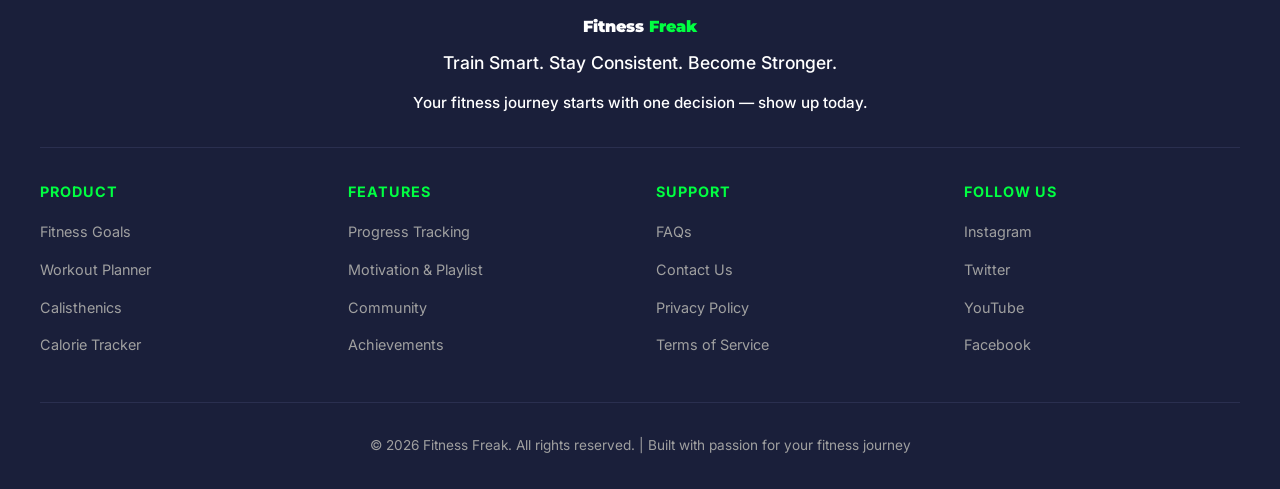
<file: fitness-freak-landing.html>
<!DOCTYPE html>
<html lang="en">
<head>
    <meta charset="UTF-8">
    <meta name="viewport" content="width=device-width, initial-scale=1.0">
    <title>Fitness Freak - Your Personal Fitness Companion</title>
    
    <link href="https://fonts.googleapis.com/css2?family=Inter:wght@300;400;500;600;700;800&family=Montserrat:wght@700;800;900&display=swap" rel="stylesheet">
    
    <style>
        * {
            margin: 0;
            padding: 0;
            box-sizing: border-box;
        }

        :root {
            --primary-dark: #0a0e27;
            --secondary-dark: #1a1f3a;
            --accent-green: #00ff41;
            --accent-orange: #ff6b00;
            --text-light: #ffffff;
            --text-muted: #a0a0a0;
            --border-color: #2a2f4f;
            --card-bg: #161b2e;
        }

        html {
            scroll-behavior: smooth;
        }

        body {
            font-family: 'Inter', sans-serif;
            background-color: var(--primary-dark);
            color: var(--text-light);
            line-height: 1.6;
            overflow-x: hidden;
        }

        /* ===== HEADER & NAVIGATION ===== */
        header {
            position: fixed;
            top: 0;
            width: 100%;
            background: rgba(10, 14, 39, 0.95);
            backdrop-filter: blur(10px);
            border-bottom: 1px solid var(--border-color);
            z-index: 1000;
            padding: 1rem 0;
        }

        .header-container {
            max-width: 1200px;
            margin: 0 auto;
            padding: 0 2rem;
            display: flex;
            justify-content: space-between;
            align-items: center;
        }

        .logo {
            font-family: 'Montserrat', sans-serif;
            font-size: 1.5rem;
            font-weight: 900;
            color: var(--text-light);
            letter-spacing: -1px;
        }

        .logo span {
            color: var(--accent-green);
        }

        nav ul {
            display: flex;
            list-style: none;
            gap: 2.5rem;
            align-items: center;
        }

        nav a {
            color: var(--text-muted);
            text-decoration: none;
            font-size: 0.9rem;
            font-weight: 500;
            transition: color 0.3s ease;
        }

        nav a:hover {
            color: var(--accent-green);
        }

        .nav-cta {
            background: var(--accent-green);
            color: var(--primary-dark);
            padding: 0.65rem 1.5rem;
            border-radius: 8px;
            font-weight: 700;
            cursor: pointer;
            border: none;
            transition: all 0.3s ease;
        }

        .nav-cta:hover {
            transform: translateY(-2px);
            box-shadow: 0 8px 24px rgba(0, 255, 65, 0.3);
        }

        @media (max-width: 768px) {
            nav ul {
                display: none;
            }

            .header-container {
                padding: 0 1rem;
            }
        }

        /* ===== HERO SECTION ===== */
        .hero {
            margin-top: 80px;
            padding: 6rem 2rem;
            background: linear-gradient(135deg, rgba(0, 255, 65, 0.05) 0%, rgba(255, 107, 0, 0.05) 100%);
            border-bottom: 1px solid var(--border-color);
            position: relative;
            overflow: hidden;
        }

        .hero::before {
            content: '';
            position: absolute;
            top: -50%;
            right: -10%;
            width: 500px;
            height: 500px;
            background: radial-gradient(circle, rgba(0, 255, 65, 0.1) 0%, transparent 70%);
            border-radius: 50%;
            filter: blur(40px);
        }

        .hero-container {
            max-width: 1000px;
            margin: 0 auto;
            position: relative;
            z-index: 2;
        }

        .hero-badge {
            display: inline-flex;
            align-items: center;
            gap: 0.5rem;
            background: rgba(0, 255, 65, 0.1);
            border: 1px solid rgba(0, 255, 65, 0.3);
            padding: 0.75rem 1.25rem;
            border-radius: 50px;
            margin-bottom: 2rem;
            font-size: 0.85rem;
            font-weight: 600;
            color: var(--accent-green);
            animation: fadeInDown 0.8s ease;
        }

        .hero h1 {
            font-family: 'Montserrat', sans-serif;
            font-size: 4rem;
            font-weight: 900;
            line-height: 1.1;
            margin-bottom: 1.5rem;
            animation: fadeInUp 0.8s ease 0.1s both;
        }

        .hero h1 .highlight {
            color: var(--accent-green);
            text-shadow: 0 0 20px rgba(0, 255, 65, 0.5);
        }

        .hero-subtitle {
            font-size: 1.25rem;
            color: var(--text-muted);
            margin-bottom: 1rem;
            animation: fadeInUp 0.8s ease 0.2s both;
        }

        .hero-description {
            font-size: 1.1rem;
            color: var(--text-light);
            max-width: 600px;
            margin-bottom: 2.5rem;
            line-height: 1.8;
            animation: fadeInUp 0.8s ease 0.3s both;
        }

        .hero-ctas {
            display: flex;
            gap: 1.5rem;
            animation: fadeInUp 0.8s ease 0.4s both;
            flex-wrap: wrap;
        }

        .btn {
            padding: 1rem 2rem;
            border: none;
            border-radius: 10px;
            font-size: 1rem;
            font-weight: 700;
            cursor: pointer;
            transition: all 0.3s ease;
            text-decoration: none;
            display: inline-block;
            letter-spacing: 0.5px;
        }

        .btn-primary {
            background: var(--accent-green);
            color: var(--primary-dark);
            box-shadow: 0 8px 24px rgba(0, 255, 65, 0.3);
        }

        .btn-primary:hover {
            transform: translateY(-3px);
            box-shadow: 0 12px 32px rgba(0, 255, 65, 0.4);
        }

        .btn-secondary {
            background: transparent;
            color: var(--accent-green);
            border: 2px solid var(--accent-green);
        }

        .btn-secondary:hover {
            background: rgba(0, 255, 65, 0.1);
            transform: translateY(-3px);
        }

        /* ===== SECTION GENERAL ===== */
        section {
            padding: 5rem 2rem;
            max-width: 1200px;
            margin: 0 auto;
            border-bottom: 1px solid var(--border-color);
        }

        .section-header {
            margin-bottom: 3.5rem;
        }

        .section-header h2 {
            font-family: 'Montserrat', sans-serif;
            font-size: 2.5rem;
            font-weight: 800;
            margin-bottom: 1rem;
            animation: fadeInUp 0.6s ease;
        }

        .section-header h2 .highlight {
            color: var(--accent-green);
        }

        .section-header p {
            font-size: 1.1rem;
            color: var(--text-muted);
            max-width: 600px;
            animation: fadeInUp 0.6s ease 0.1s both;
        }

        /* ===== FITNESS GOAL SECTION ===== */
        .goals-grid {
            display: grid;
            grid-template-columns: repeat(auto-fit, minmax(250px, 1fr));
            gap: 2rem;
            margin-bottom: 2rem;
        }

        .goal-card {
            background: var(--card-bg);
            border: 2px solid var(--border-color);
            padding: 2rem;
            border-radius: 12px;
            cursor: pointer;
            transition: all 0.3s ease;
            text-align: center;
            animation: fadeInUp 0.6s ease;
        }

        .goal-card:hover {
            border-color: var(--accent-green);
            box-shadow: 0 8px 24px rgba(0, 255, 65, 0.2);
            transform: translateY(-5px);
        }

        .goal-icon {
            font-size: 3rem;
            margin-bottom: 1rem;
        }

        .goal-card h3 {
            font-size: 1.3rem;
            font-weight: 700;
            margin-bottom: 0.5rem;
            color: var(--text-light);
        }

        .goal-card p {
            color: var(--text-muted);
            font-size: 0.95rem;
            line-height: 1.6;
        }

        /* ===== WORKOUT PLANNER SECTION ===== */
        .workout-week {
            display: grid;
            grid-template-columns: repeat(auto-fit, minmax(200px, 1fr));
            gap: 1.5rem;
            margin-bottom: 2rem;
        }

        .workout-day {
            background: var(--card-bg);
            border: 1px solid var(--border-color);
            border-radius: 12px;
            padding: 1.5rem;
            transition: all 0.3s ease;
            animation: fadeInUp 0.6s ease;
        }

        .workout-day:hover {
            border-color: var(--accent-green);
            box-shadow: 0 8px 24px rgba(0, 255, 65, 0.15);
            transform: translateY(-3px);
        }

        .workout-day h3 {
            color: var(--accent-green);
            font-size: 0.9rem;
            font-weight: 700;
            text-transform: uppercase;
            margin-bottom: 1rem;
            letter-spacing: 1px;
        }

        .workout-item {
            margin-bottom: 1rem;
            padding-bottom: 1rem;
            border-bottom: 1px solid var(--border-color);
        }

        .workout-item:last-child {
            border-bottom: none;
            margin-bottom: 0;
            padding-bottom: 0;
        }

        .exercise-name {
            font-weight: 700;
            color: var(--text-light);
            margin-bottom: 0.5rem;
            font-size: 0.95rem;
        }

        .exercise-details {
            font-size: 0.85rem;
            color: var(--text-muted);
            display: flex;
            justify-content: space-between;
            flex-wrap: wrap;
            gap: 0.5rem;
        }

        .detail-tag {
            background: rgba(0, 255, 65, 0.1);
            color: var(--accent-green);
            padding: 0.25rem 0.6rem;
            border-radius: 4px;
            font-weight: 600;
            font-size: 0.75rem;
        }

        /* ===== CALISTHENICS SECTION ===== */
        .progression-path {
            display: flex;
            justify-content: space-between;
            align-items: center;
            margin-bottom: 2rem;
            overflow-x: auto;
            padding: 1rem 0;
            gap: 1rem;
        }

        .progression-step {
            flex: 1;
            min-width: 180px;
            background: var(--card-bg);
            border: 2px solid var(--border-color);
            border-radius: 12px;
            padding: 1.5rem;
            text-align: center;
            transition: all 0.3s ease;
            animation: fadeInUp 0.6s ease;
        }

        .progression-step:hover {
            border-color: var(--accent-green);
            box-shadow: 0 8px 24px rgba(0, 255, 65, 0.2);
            transform: scale(1.05);
        }

        .progression-step .step-icon {
            font-size: 2.5rem;
            margin-bottom: 0.75rem;
        }

        .progression-step h4 {
            font-weight: 700;
            margin-bottom: 0.5rem;
            font-size: 0.95rem;
            color: var(--text-light);
        }

        .progression-step p {
            font-size: 0.85rem;
            color: var(--text-muted);
            line-height: 1.5;
        }

        @media (max-width: 768px) {
            .progression-path {
                flex-wrap: wrap;
            }
        }

        /* ===== CALORIE CALCULATOR SECTION ===== */
        .calculator-box {
            background: var(--card-bg);
            border: 1px solid var(--border-color);
            padding: 2rem;
            border-radius: 12px;
            margin-bottom: 2rem;
        }

        .search-box {
            display: flex;
            gap: 0.75rem;
            margin-bottom: 2rem;
        }

        .search-box input {
            flex: 1;
            padding: 1rem;
            background: var(--secondary-dark);
            border: 1px solid var(--border-color);
            border-radius: 8px;
            color: var(--text-light);
            font-size: 1rem;
        }

        .search-box input::placeholder {
            color: var(--text-muted);
        }

        .search-box input:focus {
            outline: none;
            border-color: var(--accent-green);
            box-shadow: 0 0 12px rgba(0, 255, 65, 0.2);
        }

        .search-box button {
            padding: 0 1.5rem;
            background: var(--accent-green);
            color: var(--primary-dark);
            border: none;
            border-radius: 8px;
            font-weight: 700;
            cursor: pointer;
            transition: all 0.3s ease;
        }

        .search-box button:hover {
            transform: translateY(-2px);
            box-shadow: 0 8px 20px rgba(0, 255, 65, 0.3);
        }

        .food-result {
            background: var(--primary-dark);
            border: 1px solid var(--border-color);
            padding: 1.5rem;
            border-radius: 8px;
            margin-bottom: 1rem;
            animation: slideIn 0.4s ease;
        }

        .food-header {
            display: flex;
            justify-content: space-between;
            align-items: center;
            margin-bottom: 1rem;
        }

        .food-name {
            font-weight: 700;
            font-size: 1.1rem;
            color: var(--text-light);
        }

        .food-calories {
            font-size: 1.5rem;
            font-weight: 800;
            color: var(--accent-green);
        }

        .macro-info {
            display: grid;
            grid-template-columns: repeat(3, 1fr);
            gap: 1rem;
            margin-top: 1rem;
        }

        .macro-item {
            text-align: center;
            padding: 0.75rem;
            background: rgba(0, 255, 65, 0.05);
            border-radius: 6px;
        }

        .macro-label {
            font-size: 0.8rem;
            color: var(--text-muted);
            margin-bottom: 0.25rem;
            text-transform: uppercase;
            font-weight: 600;
        }

        .macro-value {
            font-size: 1.2rem;
            font-weight: 700;
            color: var(--accent-green);
        }

        /* ===== PROGRESS SECTION ===== */
        .progress-container {
            display: grid;
            grid-template-columns: repeat(auto-fit, minmax(250px, 1fr));
            gap: 2rem;
            margin-bottom: 2rem;
        }

        .progress-card {
            background: var(--card-bg);
            border: 1px solid var(--border-color);
            padding: 2rem;
            border-radius: 12px;
            text-align: center;
            animation: fadeInUp 0.6s ease;
        }

        .progress-card h3 {
            color: var(--text-muted);
            font-size: 0.9rem;
            font-weight: 600;
            text-transform: uppercase;
            margin-bottom: 1rem;
            letter-spacing: 1px;
        }

        .progress-value {
            font-family: 'Montserrat', sans-serif;
            font-size: 2.5rem;
            font-weight: 800;
            color: var(--accent-green);
            margin-bottom: 0.5rem;
        }

        .progress-label {
            color: var(--text-light);
            font-size: 1rem;
            font-weight: 500;
        }

        .streak-calendar {
            display: grid;
            grid-template-columns: repeat(7, 1fr);
            gap: 0.5rem;
            margin-top: 1.5rem;
        }

        .calendar-day {
            aspect-ratio: 1;
            background: var(--secondary-dark);
            border-radius: 6px;
            display: flex;
            align-items: center;
            justify-content: center;
            font-size: 0.8rem;
            font-weight: 600;
            transition: all 0.3s ease;
        }

        .calendar-day.active {
            background: var(--accent-green);
            color: var(--primary-dark);
            box-shadow: 0 4px 12px rgba(0, 255, 65, 0.3);
        }

        .calendar-day:hover {
            transform: scale(1.1);
        }

        /* ===== PLAYLIST SECTION ===== */
        .playlist-container {
            display: grid;
            grid-template-columns: 1fr 1fr;
            gap: 3rem;
            align-items: center;
            margin-bottom: 2rem;
        }

        .player-card {
            background: var(--card-bg);
            border: 1px solid var(--border-color);
            padding: 2rem;
            border-radius: 12px;
            animation: fadeInUp 0.6s ease;
        }

        .player-image {
            width: 100%;
            aspect-ratio: 1;
            background: linear-gradient(135deg, rgba(0, 255, 65, 0.2), rgba(255, 107, 0, 0.2));
            border-radius: 8px;
            margin-bottom: 1.5rem;
            display: flex;
            align-items: center;
            justify-content: center;
            font-size: 3rem;
        }

        .player-info h3 {
            font-size: 1.2rem;
            font-weight: 700;
            margin-bottom: 0.5rem;
        }

        .player-info p {
            color: var(--text-muted);
            font-size: 0.9rem;
            margin-bottom: 1.5rem;
        }

        .player-controls {
            display: flex;
            gap: 1rem;
            justify-content: center;
        }

        .control-btn {
            width: 50px;
            height: 50px;
            border: 2px solid var(--border-color);
            background: transparent;
            color: var(--text-light);
            border-radius: 50%;
            font-size: 1.2rem;
            cursor: pointer;
            transition: all 0.3s ease;
            display: flex;
            align-items: center;
            justify-content: center;
        }

        .control-btn:hover {
            border-color: var(--accent-green);
            color: var(--accent-green);
            box-shadow: 0 4px 12px rgba(0, 255, 65, 0.2);
        }

        .control-btn.play {
            background: var(--accent-green);
            color: var(--primary-dark);
            border-color: var(--accent-green);
            width: 60px;
            height: 60px;
        }

        .control-btn.play:hover {
            transform: scale(1.1);
            box-shadow: 0 8px 20px rgba(0, 255, 65, 0.4);
        }

        .motivation-quotes {
            display: flex;
            flex-direction: column;
            gap: 1.5rem;
        }

        .quote-card {
            background: var(--card-bg);
            border-left: 4px solid var(--accent-green);
            padding: 1.5rem;
            border-radius: 8px;
            animation: fadeInUp 0.6s ease;
        }

        .quote-text {
            font-size: 1.1rem;
            font-style: italic;
            color: var(--text-light);
            margin-bottom: 0.75rem;
            line-height: 1.6;
        }

        .quote-author {
            font-size: 0.9rem;
            color: var(--accent-green);
            font-weight: 600;
        }

        @media (max-width: 768px) {
            .playlist-container {
                grid-template-columns: 1fr;
            }
        }

        /* ===== TIPS SECTION ===== */
        .tips-grid {
            display: grid;
            grid-template-columns: repeat(auto-fit, minmax(280px, 1fr));
            gap: 2rem;
            margin-bottom: 2rem;
        }

        .tip-card {
            background: var(--card-bg);
            border: 1px solid var(--border-color);
            padding: 2rem;
            border-radius: 12px;
            transition: all 0.3s ease;
            animation: fadeInUp 0.6s ease;
        }

        .tip-card:hover {
            border-color: var(--accent-green);
            transform: translateY(-5px);
            box-shadow: 0 8px 24px rgba(0, 255, 65, 0.15);
        }

        .tip-icon {
            font-size: 2.5rem;
            margin-bottom: 1rem;
        }

        .tip-card h3 {
            font-size: 1.1rem;
            font-weight: 700;
            margin-bottom: 0.75rem;
            color: var(--text-light);
        }

        .tip-card p {
            color: var(--text-muted);
            line-height: 1.6;
            font-size: 0.95rem;
        }

        /* ===== REVIEWS SECTION ===== */
        .reviews-grid {
            display: grid;
            grid-template-columns: repeat(auto-fit, minmax(280px, 1fr));
            gap: 2rem;
            margin-bottom: 2rem;
        }

        .review-card {
            background: var(--card-bg);
            border: 1px solid var(--border-color);
            padding: 2rem;
            border-radius: 12px;
            animation: fadeInUp 0.6s ease;
        }

        .stars {
            color: var(--accent-green);
            font-size: 1rem;
            margin-bottom: 1rem;
            letter-spacing: 0.2rem;
        }

        .review-text {
            color: var(--text-light);
            line-height: 1.7;
            margin-bottom: 1.5rem;
            font-style: italic;
            font-size: 0.95rem;
        }

        .reviewer-name {
            font-weight: 700;
            color: var(--accent-green);
            font-size: 0.9rem;
        }

        /* ===== FAQ SECTION ===== */
        .faq-list {
            max-width: 900px;
            margin: 0 auto;
        }

        .faq-item {
            background: var(--card-bg);
            border: 1px solid var(--border-color);
            border-radius: 8px;
            margin-bottom: 1rem;
            animation: fadeInUp 0.6s ease;
            overflow: hidden;
        }

        .faq-question {
            padding: 1.5rem;
            background: var(--card-bg);
            cursor: pointer;
            display: flex;
            justify-content: space-between;
            align-items: center;
            transition: all 0.3s ease;
            font-weight: 600;
            color: var(--text-light);
            user-select: none;
        }

        .faq-question:hover {
            background: var(--secondary-dark);
            color: var(--accent-green);
        }

        .faq-toggle {
            font-size: 1.5rem;
            transition: transform 0.3s ease;
            color: var(--accent-green);
        }

        .faq-toggle.open {
            transform: rotate(180deg);
        }

        .faq-answer {
            max-height: 0;
            overflow: hidden;
            transition: max-height 0.3s ease, padding 0.3s ease;
            padding: 0 1.5rem;
        }

        .faq-answer.open {
            max-height: 500px;
            padding: 1.5rem;
        }

        .faq-answer p {
            color: var(--text-muted);
            line-height: 1.7;
            font-size: 0.95rem;
        }

        /* ===== FOOTER ===== */
        footer {
            background: var(--secondary-dark);
            border-top: 1px solid var(--border-color);
            padding: 4rem 2rem 2rem;
        }

        .footer-container {
            max-width: 1200px;
            margin: 0 auto;
        }

        .footer-closing {
            text-align: center;
            padding-bottom: 2rem;
            margin-bottom: 2rem;
            border-bottom: 1px solid var(--border-color);
        }

        .footer-closing p {
            font-size: 1.1rem;
            font-weight: 500;
            line-height: 1.7;
            max-width: 600px;
            margin: 0 auto;
        }

        .footer-closing .brand {
            font-family: 'Montserrat', sans-serif;
            font-weight: 900;
            color: var(--text-light);
            display: block;
            margin-bottom: 0.5rem;
        }

        .footer-closing .brand span {
            color: var(--accent-green);
        }

        .footer-content {
            display: grid;
            grid-template-columns: repeat(auto-fit, minmax(200px, 1fr));
            gap: 2rem;
            margin-bottom: 2rem;
        }

        .footer-section h4 {
            font-weight: 700;
            margin-bottom: 1rem;
            color: var(--accent-green);
            font-size: 0.9rem;
            text-transform: uppercase;
            letter-spacing: 1px;
        }

        .footer-section ul {
            list-style: none;
        }

        .footer-section li {
            margin-bottom: 0.75rem;
        }

        .footer-section a {
            color: var(--text-muted);
            text-decoration: none;
            transition: color 0.3s ease;
            font-size: 0.9rem;
        }

        .footer-section a:hover {
            color: var(--accent-green);
        }

        .footer-bottom {
            text-align: center;
            padding-top: 2rem;
            border-top: 1px solid var(--border-color);
            color: var(--text-muted);
            font-size: 0.85rem;
        }

        /* ===== ANIMATIONS ===== */
        @keyframes fadeInDown {
            from {
                opacity: 0;
                transform: translateY(-20px);
            }
            to {
                opacity: 1;
                transform: translateY(0);
            }
        }

        @keyframes fadeInUp {
            from {
                opacity: 0;
                transform: translateY(20px);
            }
            to {
                opacity: 1;
                transform: translateY(0);
            }
        }

        @keyframes slideIn {
            from {
                opacity: 0;
                transform: translateX(-20px);
            }
            to {
                opacity: 1;
                transform: translateX(0);
            }
        }

        /* ===== RESPONSIVE ===== */
        @media (max-width: 768px) {
            .hero {
                padding: 4rem 1.5rem;
                margin-top: 60px;
            }

            .hero h1 {
                font-size: 2.5rem;
            }

            .hero-subtitle {
                font-size: 1rem;
            }

            .hero-ctas {
                gap: 1rem;
            }

            .btn {
                padding: 0.75rem 1.5rem;
                font-size: 0.9rem;
                flex: 1;
                min-width: 120px;
            }

            section {
                padding: 3rem 1.5rem;
            }

            .section-header h2 {
                font-size: 1.75rem;
            }

            .goals-grid,
            .workout-week,
            .tips-grid,
            .reviews-grid {
                grid-template-columns: 1fr;
            }

            .progression-path {
                flex-direction: column;
            }

            .progression-step {
                width: 100%;
            }

            nav a {
                font-size: 0.8rem;
            }
        }

        /* ===== UTILITY ===== */
        .container {
            max-width: 1200px;
            margin: 0 auto;
            padding: 0 2rem;
        }

        .text-center {
            text-align: center;
        }

        .mt-3 {
            margin-top: 3rem;
        }
    </style>
</head>
<body>
    <!-- HEADER -->
    <header>
        <div class="header-container">
            <div class="logo">Fitness <span>Freak</span></div>
            <nav>
                <ul>
                    <li><a href="#workout">Workouts</a></li>
                    <li><a href="#calisthenics">Calisthenics</a></li>
                    <li><a href="#calories">Calories</a></li>
                    <li><a href="#progress">Progress</a></li>
                    <li><a href="#faq">FAQs</a></li>
                    <li><button class="nav-cta">Sign Up</button></li>
                </ul>
            </nav>
        </div>
    </header>

    <!-- HERO SECTION -->
    <section class="hero">
        <div class="hero-container">
            <div class="hero-badge">
                ⚡ Join thousands building their best bodies
            </div>
            <h1>Build Your <span class="highlight">Body.</span><br>Build Your <span class="highlight">Discipline.</span></h1>
            <p class="hero-subtitle">Your complete fitness companion for workouts, calisthenics, nutrition and everyday motivation.</p>
            <p class="hero-description">Train smarter, understand your nutrition, and stay consistent — all in one place.</p>
            <div class="hero-ctas">
                <button class="btn btn-primary">Start Your Fitness Journey</button>
                <button class="btn btn-secondary">Explore Workouts</button>
            </div>
        </div>
    </section>

    <!-- FITNESS GOAL SECTION -->
    <section id="goals">
        <div class="section-header">
            <h2>What's Your Fitness <span class="highlight">Goal?</span></h2>
            <p>Choose your goal and get guidance designed around your fitness journey.</p>
        </div>
        <div class="goals-grid">
            <div class="goal-card">
                <div class="goal-icon">🔥</div>
                <h3>Weight Loss</h3>
                <p>Burn fat, shed pounds, and build a leaner physique</p>
            </div>
            <div class="goal-card">
                <div class="goal-icon">💪</div>
                <h3>Weight Gain</h3>
                <p>Build muscle, gain strength, and bulk up sustainably</p>
            </div>
            <div class="goal-card">
                <div class="goal-icon">🏋️</div>
                <h3>Build Strength</h3>
                <p>Get stronger, lift heavier, and dominate your workouts</p>
            </div>
            <div class="goal-card">
                <div class="goal-icon">⚡</div>
                <h3>General Fitness</h3>
                <p>Stay active, build endurance, and feel amazing</p>
            </div>
        </div>
        <div class="text-center mt-3">
            <button class="btn btn-primary">Find My Goal</button>
        </div>
    </section>

    <!-- WORKOUT PLANNER SECTION -->
    <section id="workout">
        <div class="section-header">
            <h2>Your Weekly Workout. <span class="highlight">Planned.</span></h2>
            <p>Follow a structured workout routine without wondering what to train next.</p>
        </div>
        <div class="workout-week">
            <div class="workout-day">
                <h3>Monday</h3>
                <div class="workout-item">
                    <div class="exercise-name">Push-ups</div>
                    <div class="exercise-details">
                        <span class="detail-tag">4 sets</span>
                        <span class="detail-tag">10-12 reps</span>
                        <span class="detail-tag">60s rest</span>
                    </div>
                </div>
                <div class="workout-item">
                    <div class="exercise-name">Dumbbell Press</div>
                    <div class="exercise-details">
                        <span class="detail-tag">4 sets</span>
                        <span class="detail-tag">8-10 reps</span>
                        <span class="detail-tag">90s rest</span>
                    </div>
                </div>
                <div class="workout-item">
                    <div class="exercise-name">Tricep Dips</div>
                    <div class="exercise-details">
                        <span class="detail-tag">3 sets</span>
                        <span class="detail-tag">8-12 reps</span>
                        <span class="detail-tag">60s rest</span>
                    </div>
                </div>
            </div>

            <div class="workout-day">
                <h3>Tuesday</h3>
                <div class="workout-item">
                    <div class="exercise-name">Squats</div>
                    <div class="exercise-details">
                        <span class="detail-tag">4 sets</span>
                        <span class="detail-tag">12-15 reps</span>
                        <span class="detail-tag">90s rest</span>
                    </div>
                </div>
                <div class="workout-item">
                    <div class="exercise-name">Lunges</div>
                    <div class="exercise-details">
                        <span class="detail-tag">3 sets</span>
                        <span class="detail-tag">10 each leg</span>
                        <span class="detail-tag">60s rest</span>
                    </div>
                </div>
                <div class="workout-item">
                    <div class="exercise-name">Calf Raises</div>
                    <div class="exercise-details">
                        <span class="detail-tag">3 sets</span>
                        <span class="detail-tag">15-20 reps</span>
                        <span class="detail-tag">45s rest</span>
                    </div>
                </div>
            </div>

            <div class="workout-day">
                <h3>Wednesday</h3>
                <div class="workout-item">
                    <div class="exercise-name">Pull-ups</div>
                    <div class="exercise-details">
                        <span class="detail-tag">4 sets</span>
                        <span class="detail-tag">6-10 reps</span>
                        <span class="detail-tag">90s rest</span>
                    </div>
                </div>
                <div class="workout-item">
                    <div class="exercise-name">Bent Rows</div>
                    <div class="exercise-details">
                        <span class="detail-tag">4 sets</span>
                        <span class="detail-tag">8-10 reps</span>
                        <span class="detail-tag">90s rest</span>
                    </div>
                </div>
                <div class="workout-item">
                    <div class="exercise-name">Lat Pulldowns</div>
                    <div class="exercise-details">
                        <span class="detail-tag">3 sets</span>
                        <span class="detail-tag">10-12 reps</span>
                        <span class="detail-tag">60s rest</span>
                    </div>
                </div>
            </div>

            <div class="workout-day">
                <h3>Thursday</h3>
                <div class="workout-item">
                    <div class="exercise-name">Planks</div>
                    <div class="exercise-details">
                        <span class="detail-tag">4 sets</span>
                        <span class="detail-tag">45-60s hold</span>
                        <span class="detail-tag">45s rest</span>
                    </div>
                </div>
                <div class="workout-item">
                    <div class="exercise-name">Ab Crunches</div>
                    <div class="exercise-details">
                        <span class="detail-tag">3 sets</span>
                        <span class="detail-tag">15-20 reps</span>
                        <span class="detail-tag">60s rest</span>
                    </div>
                </div>
                <div class="workout-item">
                    <div class="exercise-name">Mountain Climbers</div>
                    <div class="exercise-details">
                        <span class="detail-tag">3 sets</span>
                        <span class="detail-tag">20 reps</span>
                        <span class="detail-tag">60s rest</span>
                    </div>
                </div>
            </div>

            <div class="workout-day">
                <h3>Friday</h3>
                <div class="workout-item">
                    <div class="exercise-name">Compound Lifts</div>
                    <div class="exercise-details">
                        <span class="detail-tag">4 sets</span>
                        <span class="detail-tag">5-6 reps</span>
                        <span class="detail-tag">120s rest</span>
                    </div>
                </div>
                <div class="workout-item">
                    <div class="exercise-name">Accessory Work</div>
                    <div class="exercise-details">
                        <span class="detail-tag">3 sets</span>
                        <span class="detail-tag">8-10 reps</span>
                        <span class="detail-tag">90s rest</span>
                    </div>
                </div>
            </div>
        </div>
        <div class="text-center mt-3">
            <button class="btn btn-primary">View My Workout</button>
        </div>
    </section>

    <!-- CALISTHENICS SECTION -->
    <section id="calisthenics">
        <div class="section-header">
            <h2>Start Calisthenics <span class="highlight">From Zero</span></h2>
            <p>Learn bodyweight training step by step, from basic movements to more advanced skills.</p>
        </div>
        <div class="progression-path">
            <div class="progression-step">
                <div class="step-icon">🟢</div>
                <h4>Beginner</h4>
                <p>Basic push-ups, squats, plank holds</p>
            </div>
            <div class="progression-step">
                <div class="step-icon">🟡</div>
                <h4>Intermediate</h4>
                <p>Wide-grip pull-ups, one-armed planks</p>
            </div>
            <div class="progression-step">
                <div class="step-icon">🔴</div>
                <h4>Advanced</h4>
                <p>Handstand push-ups, muscle-ups</p>
            </div>
            <div class="progression-step">
                <div class="step-icon">⭐</div>
                <h4>Expert</h4>
                <p>Full planche, front lever holds</p>
            </div>
        </div>
        <div class="text-center mt-3">
            <button class="btn btn-primary">Explore Calisthenics</button>
        </div>
    </section>

    <!-- CALORIE CALCULATOR SECTION -->
    <section id="calories">
        <div class="section-header">
            <h2>Know What You're <span class="highlight">Eating.</span></h2>
            <p>Understand food calories and basic nutrition so you can make smarter everyday choices.</p>
        </div>
        <div class="calculator-box">
            <div class="search-box">
                <input type="text" placeholder="Search for a food item..." id="foodInput">
                <button onclick="searchFood()">Search</button>
            </div>
            <div id="foodResults"></div>
        </div>
        <div class="text-center mt-3">
            <button class="btn btn-primary">Calculate Calories</button>
        </div>
    </section>

    <!-- PROGRESS SECTION -->
    <section id="progress">
        <div class="section-header">
            <h2>Consistency Creates <span class="highlight">Results.</span></h2>
            <p>Track your workout completion and stay accountable throughout your fitness journey.</p>
        </div>
        <div class="progress-container">
            <div class="progress-card">
                <h3>Current Streak</h3>
                <div class="progress-value">🔥 42</div>
                <div class="progress-label">Days Strong</div>
            </div>
            <div class="progress-card">
                <h3>This Month</h3>
                <div class="progress-value">✅ 20</div>
                <div class="progress-label">Workouts Completed</div>
            </div>
            <div class="progress-card">
                <h3>Total Progress</h3>
                <div class="progress-value">🎖️ 156</div>
                <div class="progress-label">Total Workouts</div>
            </div>
        </div>
        <div class="progress-card">
            <h3>Your Activity Heatmap (Last 8 Weeks)</h3>
            <div class="streak-calendar">
                <div class="calendar-day active">M</div>
                <div class="calendar-day active">T</div>
                <div class="calendar-day">W</div>
                <div class="calendar-day active">T</div>
                <div class="calendar-day active">F</div>
                <div class="calendar-day">S</div>
                <div class="calendar-day">S</div>
                <div class="calendar-day active">M</div>
                <div class="calendar-day active">T</div>
                <div class="calendar-day active">W</div>
                <div class="calendar-day active">T</div>
                <div class="calendar-day">F</div>
                <div class="calendar-day active">S</div>
                <div class="calendar-day active">S</div>
                <div class="calendar-day active">M</div>
                <div class="calendar-day active">T</div>
                <div class="calendar-day active">W</div>
                <div class="calendar-day active">T</div>
                <div class="calendar-day active">F</div>
                <div class="calendar-day active">S</div>
                <div class="calendar-day active">S</div>
                <div class="calendar-day active">M</div>
                <div class="calendar-day active">T</div>
                <div class="calendar-day active">W</div>
                <div class="calendar-day active">T</div>
                <div class="calendar-day active">F</div>
                <div class="calendar-day">S</div>
                <div class="calendar-day active">S</div>
                <div class="calendar-day active">M</div>
                <div class="calendar-day active">T</div>
                <div class="calendar-day">W</div>
                <div class="calendar-day active">T</div>
                <div class="calendar-day active">F</div>
                <div class="calendar-day active">S</div>
                <div class="calendar-day active">S</div>
                <div class="calendar-day active">M</div>
                <div class="calendar-day active">T</div>
                <div class="calendar-day active">W</div>
                <div class="calendar-day active">T</div>
                <div class="calendar-day active">F</div>
                <div class="calendar-day active">S</div>
                <div class="calendar-day">S</div>
                <div class="calendar-day active">M</div>
                <div class="calendar-day active">T</div>
                <div class="calendar-day active">W</div>
                <div class="calendar-day active">T</div>
                <div class="calendar-day active">F</div>
                <div class="calendar-day active">S</div>
                <div class="calendar-day active">S</div>
                <div class="calendar-day active">M</div>
                <div class="calendar-day active">T</div>
                <div class="calendar-day active">W</div>
                <div class="calendar-day active">T</div>
                <div class="calendar-day">F</div>
                <div class="calendar-day active">S</div>
            </div>
        </div>
    </section>

    <!-- PLAYLIST SECTION -->
    <section>
        <div class="section-header">
            <h2>Turn Every Workout Into <span class="highlight">Energy.</span></h2>
            <p>Stay motivated with a dedicated workout playlist while you train.</p>
        </div>
        <div class="playlist-container">
            <div class="player-card">
                <div class="player-image">🎵</div>
                <div class="player-info">
                    <h3>Workout Pulse</h3>
                    <p>High-energy tracks to power your training sessions</p>
                </div>
                <div class="player-controls">
                    <button class="control-btn">⏮</button>
                    <button class="control-btn play">▶</button>
                    <button class="control-btn">⏭</button>
                </div>
            </div>
            <div class="motivation-quotes">
                <div class="quote-card">
                    <div class="quote-text">"The only impossible journey is the one you never begin."</div>
                    <div class="quote-author">— Tony Robbins</div>
                </div>
                <div class="quote-card">
                    <div class="quote-text">"Your only limit is you."</div>
                    <div class="quote-author">— Unknown</div>
                </div>
                <div class="quote-card">
                    <div class="quote-text">"Don't watch the clock; do what it does. Keep going."</div>
                    <div class="quote-author">— Sam Levenson</div>
                </div>
            </div>
        </div>
        <div class="text-center mt-3">
            <button class="btn btn-primary">Start Your Playlist</button>
        </div>
    </section>

    <!-- FITNESS TIPS SECTION -->
    <section>
        <div class="section-header">
            <h2>Small Steps. <span class="highlight">Stronger You.</span></h2>
            <p>Practical fitness tips to keep you on track and motivated</p>
        </div>
        <div class="tips-grid">
            <div class="tip-card">
                <div class="tip-icon">🔄</div>
                <h3>Consistency Beats Intensity</h3>
                <p>Showing up regularly matters more than one epic workout. Small, consistent efforts compound into massive results over time.</p>
            </div>
            <div class="tip-card">
                <div class="tip-icon">😴</div>
                <h3>Proper Rest is Training</h3>
                <p>Your muscles grow during rest, not during workouts. Prioritize 7-9 hours of quality sleep and take rest days seriously.</p>
            </div>
            <div class="tip-card">
                <div class="tip-icon">🥗</div>
                <h3>Nutrition Fuels Progress</h3>
                <p>You can't out-train a bad diet. Focus on whole foods, adequate protein, and consistent calorie tracking for your goal.</p>
            </div>
            <div class="tip-card">
                <div class="tip-icon">💪</div>
                <h3>Progressive Overload Works</h3>
                <p>Add one more rep, one more set, or a bit more weight each week. Gradual progression prevents plateaus and builds lasting strength.</p>
            </div>
            <div class="tip-card">
                <div class="tip-icon">📊</div>
                <h3>Track Everything</h3>
                <p>What gets measured gets managed. Log your workouts, calories, and progress to stay accountable and spot trends.</p>
            </div>
            <div class="tip-card">
                <div class="tip-icon">🎯</div>
                <h3>Stay Disciplined</h3>
                <p>Motivation fades, but discipline keeps you going. Build habits, not just goals. Show up even when you don't feel like it.</p>
            </div>
        </div>
    </section>

    <!-- REVIEWS SECTION -->
    <section>
        <div class="section-header">
            <h2>Real People. <span class="highlight">Real Progress.</span></h2>
            <p>See how others are transforming their fitness with Fitness Freak</p>
        </div>
        <div class="reviews-grid">
            <div class="review-card">
                <div class="stars">★★★★★</div>
                <div class="review-text">"I've tried like three fitness apps before this one and always gave up in a week. Something about the way Fitness Freak lays out the weekly plan just made it click for me. I'm on week 6 now."</div>
                <div class="reviewer-name">— Ankit R.</div>
            </div>
            <div class="review-card">
                <div class="stars">★★★★★</div>
                <div class="review-text">"The calisthenics section is honestly perfect for beginners. I couldn't even do a full push-up when I started, and the progressions actually made sense instead of throwing me straight into pull-ups."</div>
                <div class="reviewer-name">— Meera S.</div>
            </div>
            <div class="review-card">
                <div class="stars">★★★★★</div>
                <div class="review-text">"I didn't expect much from the calorie checker but I use it almost daily now. It's simple, doesn't overwhelm me with numbers, and helped me realize how much I was underestimating my snacks 😅"</div>
                <div class="reviewer-name">— Devansh P.</div>
            </div>
            <div class="review-card">
                <div class="stars">★★★★★</div>
                <div class="review-text">"The progress tracker is what keeps me coming back. Seeing my streak makes me not want to break it, even on lazy days. This app genuinely changed my habits."</div>
                <div class="reviewer-name">— Priya K.</div>
            </div>
        </div>
    </section>

    <!-- FAQ SECTION -->
    <section id="faq">
        <div class="section-header text-center">
            <h2>Frequently Asked <span class="highlight">Questions</span></h2>
            <p>Everything you need to know about Fitness Freak</p>
        </div>
        <div class="faq-list">
            <div class="faq-item">
                <div class="faq-question" onclick="toggleFAQ(this)">
                    <span>Is Fitness Freak suitable for beginners?</span>
                    <span class="faq-toggle">▼</span>
                </div>
                <div class="faq-answer">
                    <p>Yes. The website is designed to guide beginners through workouts, calisthenics, nutrition and fitness goals step by step. Every section starts with foundational content and progressively builds to more advanced material, making it perfect for anyone starting their fitness journey.</p>
                </div>
            </div>

            <div class="faq-item">
                <div class="faq-question" onclick="toggleFAQ(this)">
                    <span>Can I choose my fitness goal?</span>
                    <span class="faq-toggle">▼</span>
                </div>
                <div class="faq-answer">
                    <p>Yes. Users can choose goals such as weight loss, weight gain, strength building or general fitness. Once you select your goal, all workout recommendations and nutrition guidance will be customized around that specific objective.</p>
                </div>
            </div>

            <div class="faq-item">
                <div class="faq-question" onclick="toggleFAQ(this)">
                    <span>Does the website provide weekly workouts?</span>
                    <span class="faq-toggle">▼</span>
                </div>
                <div class="faq-answer">
                    <p>Yes. Users can follow structured weekly workout plans with exercises, sets, reps and rest times clearly laid out. The workouts are designed to be progressive, meaning they adapt as you get stronger and more experienced.</p>
                </div>
            </div>

            <div class="faq-item">
                <div class="faq-question" onclick="toggleFAQ(this)">
                    <span>Can beginners learn calisthenics?</span>
                    <span class="faq-toggle">▼</span>
                </div>
                <div class="faq-answer">
                    <p>Yes. The calisthenics section starts with basic bodyweight movements and gradually introduces progression. You'll learn proper form, understand progression paths, and safely advance from basic push-ups and squats to more advanced skills like pull-ups and muscle-ups.</p>
                </div>
            </div>

            <div class="faq-item">
                <div class="faq-question" onclick="toggleFAQ(this)">
                    <span>Can I calculate food calories?</span>
                    <span class="faq-toggle">▼</span>
                </div>
                <div class="faq-answer">
                    <p>Yes. Users can search for foods and check their estimated calorie information. You'll also see macro breakdowns (protein, carbs, fats) to understand the nutritional profile of what you're eating, helping you make smarter dietary choices.</p>
                </div>
            </div>

            <div class="faq-item">
                <div class="faq-question" onclick="toggleFAQ(this)">
                    <span>Can I track my workouts?</span>
                    <span class="faq-toggle">▼</span>
                </div>
                <div class="faq-answer">
                    <p>Yes. Users can mark completed workouts and track their consistency over time. You'll see your workout streaks, total completed sessions, and get motivational progress visualizations to help keep you accountable and celebrate your wins.</p>
                </div>
            </div>
        </div>
    </section>

    <!-- FOOTER -->
    <footer>
        <div class="footer-container">
            <div class="footer-closing">
                <span class="brand">Fitness <span>Freak</span></span>
                <p>Train Smart. Stay Consistent. Become Stronger.</p>
                <p style="margin-top: 0.75rem; font-size: 0.95rem;">Your fitness journey starts with one decision — show up today.</p>
            </div>
            <div class="footer-content">
                <div class="footer-section">
                    <h4>Product</h4>
                    <ul>
                        <li><a href="#goals">Fitness Goals</a></li>
                        <li><a href="#workout">Workout Planner</a></li>
                        <li><a href="#calisthenics">Calisthenics</a></li>
                        <li><a href="#calories">Calorie Tracker</a></li>
                    </ul>
                </div>
                <div class="footer-section">
                    <h4>Features</h4>
                    <ul>
                        <li><a href="#progress">Progress Tracking</a></li>
                        <li><a href="#">Motivation & Playlist</a></li>
                        <li><a href="#">Community</a></li>
                        <li><a href="#">Achievements</a></li>
                    </ul>
                </div>
                <div class="footer-section">
                    <h4>Support</h4>
                    <ul>
                        <li><a href="#faq">FAQs</a></li>
                        <li><a href="#">Contact Us</a></li>
                        <li><a href="#">Privacy Policy</a></li>
                        <li><a href="#">Terms of Service</a></li>
                    </ul>
                </div>
                <div class="footer-section">
                    <h4>Follow Us</h4>
                    <ul>
                        <li><a href="#">Instagram</a></li>
                        <li><a href="#">Twitter</a></li>
                        <li><a href="#">YouTube</a></li>
                        <li><a href="#">Facebook</a></li>
                    </ul>
                </div>
            </div>
            <div class="footer-bottom">
                <p>© 2026 Fitness Freak. All rights reserved. | Built with passion for your fitness journey</p>
            </div>
        </div>
    </footer>

    <!-- JAVASCRIPT -->
    <script>
        // Toggle FAQ Accordion
        function toggleFAQ(element) {
            const answer = element.nextElementSibling;
            const toggle = element.querySelector('.faq-toggle');
            
            // Close all other FAQs
            document.querySelectorAll('.faq-answer').forEach(item => {
                if (item !== answer) {
                    item.classList.remove('open');
                }
            });
            
            document.querySelectorAll('.faq-toggle').forEach(item => {
                if (item !== toggle) {
                    item.classList.remove('open');
                }
            });
            
            // Toggle current FAQ
            answer.classList.toggle('open');
            toggle.classList.toggle('open');
        }

        // Sample Food Data for Demo
        const foodDatabase = [
            { name: 'Chicken Breast (100g)', calories: 165, protein: 31, carbs: 0, fat: 3.6 },
            { name: 'Broccoli (100g)', calories: 34, protein: 2.8, carbs: 7, fat: 0.4 },
            { name: 'Brown Rice (100g cooked)', calories: 111, protein: 2.6, carbs: 23, fat: 0.9 },
            { name: 'Eggs (1 large)', calories: 78, protein: 6, carbs: 0.6, fat: 5.3 },
            { name: 'Banana (medium)', calories: 89, protein: 1.1, carbs: 23, fat: 0.3 },
            { name: 'Peanut Butter (2 tbsp)', calories: 190, protein: 8, carbs: 7, fat: 16 },
            { name: 'Salmon (100g)', calories: 208, protein: 20, carbs: 0, fat: 13 },
            { name: 'Greek Yogurt (100g)', calories: 59, protein: 10, carbs: 3.3, fat: 0.4 },
            { name: 'Oats (1/2 cup dry)', calories: 150, protein: 5, carbs: 27, fat: 3 },
            { name: 'Almonds (28g)', calories: 161, protein: 6, carbs: 6, fat: 14 }
        ];

        // Search Food Function
        function searchFood() {
            const input = document.getElementById('foodInput').value.toLowerCase();
            const resultsContainer = document.getElementById('foodResults');
            resultsContainer.innerHTML = '';

            if (!input) {
                return;
            }

            const matches = foodDatabase.filter(food => 
                food.name.toLowerCase().includes(input)
            );

            if (matches.length === 0) {
                resultsContainer.innerHTML = '<p style="color: var(--text-muted); padding: 1rem;">No foods found. Try searching for chicken, rice, eggs, banana, etc.</p>';
                return;
            }

            matches.forEach(food => {
                const result = document.createElement('div');
                result.className = 'food-result';
                result.innerHTML = `
                    <div class="food-header">
                        <div class="food-name">${food.name}</div>
                        <div class="food-calories">${food.calories} kcal</div>
                    </div>
                    <div class="macro-info">
                        <div class="macro-item">
                            <div class="macro-label">Protein</div>
                            <div class="macro-value">${food.protein}g</div>
                        </div>
                        <div class="macro-item">
                            <div class="macro-label">Carbs</div>
                            <div class="macro-value">${food.carbs}g</div>
                        </div>
                        <div class="macro-item">
                            <div class="macro-label">Fat</div>
                            <div class="macro-value">${food.fat}g</div>
                        </div>
                    </div>
                `;
                resultsContainer.appendChild(result);
            });
        }

        // Allow Enter key to search
        document.getElementById('foodInput').addEventListener('keypress', function(e) {
            if (e.key === 'Enter') {
                searchFood();
            }
        });

        // Smooth scroll for navigation
        document.querySelectorAll('a[href^="#"]').forEach(anchor => {
            anchor.addEventListener('click', function(e) {
                e.preventDefault();
                const target = document.querySelector(this.getAttribute('href'));
                if (target) {
                    target.scrollIntoView({ behavior: 'smooth' });
                }
            });
        });

        // Add scroll animation
        const observerOptions = {
            threshold: 0.1,
            rootMargin: '0px 0px -50px 0px'
        };

        const observer = new IntersectionObserver(function(entries) {
            entries.forEach(entry => {
                if (entry.isIntersecting) {
                    entry.target.style.animation = 'fadeInUp 0.6s ease forwards';
                }
            });
        }, observerOptions);

        document.querySelectorAll('section').forEach(section => {
            observer.observe(section);
        });

        // Button interactions
        document.querySelectorAll('.btn').forEach(btn => {
            btn.addEventListener('click', function() {
                alert('This feature will be available soon! Start your fitness journey with Fitness Freak.');
            });
        });
    </script>
</body>
</html>
</file>
<file: style.css>
/* =========================================
   FITNESS FREAK — COMPLETE CSS (cleaned, single source of truth)
========================================= */

* {
    margin: 0;
    padding: 0;
    box-sizing: border-box;
}

:root {
    --primary-dark: #080b18;
    --secondary-dark: #11162a;
    --card-bg: #151b30;
    --card-hover: #1b2340;

    --accent-green: #00ff66;
    --accent-orange: #ff7a00;
    --accent-blue: #00c8ff;

    --text-light: #ffffff;
    --text-muted: #9da5b8;

    --border-color: #28314d;
    --danger: #ff4545;
    --success: #00ff66;
}

html {
    scroll-behavior: smooth;
}

body {
    font-family: 'Inter', sans-serif;
    background: var(--primary-dark);
    color: var(--text-light);
    line-height: 1.6;
    overflow-x: hidden;
}

/* =========================================
   HEADER
========================================= */

header {
    position: fixed;
    top: 0;
    left: 0;
    width: 100%;
    background: rgba(8, 11, 24, 0.94);
    backdrop-filter: blur(14px);
    -webkit-backdrop-filter: blur(14px);
    border-bottom: 1px solid var(--border-color);
    z-index: 1000;
    padding: 1rem 0;
}

.header-container {
    max-width: 1200px;
    margin: auto;
    padding: 0 2rem;
    display: flex;
    justify-content: space-between;
    align-items: center;
}

.logo {
    font-family: 'Montserrat', sans-serif;
    font-size: 1.6rem;
    font-weight: 900;
    color: white;
    letter-spacing: -1px;
}

.logo span { color: var(--accent-green); }

nav ul {
    display: flex;
    align-items: center;
    gap: 2rem;
    list-style: none;
    flex-wrap: wrap;
}

nav a {
    color: var(--text-muted);
    text-decoration: none;
    font-size: 0.9rem;
    font-weight: 600;
    transition: 0.3s;
}

nav a:hover { color: var(--accent-green); }

/* =========================================
   BUTTONS
========================================= */

.nav-cta, .btn {
    border: none;
    cursor: pointer;
    font-family: 'Inter', sans-serif;
    font-weight: 700;
    transition: all 0.3s ease;
}

.nav-cta {
    background: var(--accent-green);
    color: var(--primary-dark);
    padding: 0.65rem 1.4rem;
    border-radius: 8px;
}

.nav-cta:hover {
    transform: translateY(-2px);
    box-shadow: 0 8px 25px rgba(0, 255, 102, 0.3);
}

.btn {
    padding: 1rem 2rem;
    border-radius: 10px;
    font-size: 1rem;
    text-decoration: none;
    display: inline-block;
    text-align: center;
}

.btn-primary {
    background: var(--accent-green);
    color: var(--primary-dark);
    box-shadow: 0 8px 25px rgba(0, 255, 102, 0.2);
}

.btn-primary:hover {
    transform: translateY(-3px);
    box-shadow: 0 12px 35px rgba(0, 255, 102, 0.35);
}

.btn-secondary {
    background: transparent;
    color: var(--accent-green);
    border: 2px solid var(--accent-green);
}

.btn-secondary:hover {
    background: rgba(0, 255, 102, 0.08);
    transform: translateY(-3px);
}

/* =========================================
   HERO
========================================= */

.hero {
    margin-top: 78px;
    min-height: 500px;
    display: flex;
    align-items: center;
    padding: 5rem 2rem 3rem;
    background:
        radial-gradient(circle at 80% 20%, rgba(0, 255, 102, 0.12), transparent 30%),
        linear-gradient(135deg, rgba(0, 255, 102, 0.04), rgba(0, 200, 255, 0.03));
    border-bottom: 1px solid var(--border-color);
}

.hero-container {
    width: 100%;
    max-width: 1000px;
    margin: auto;
}

.hero-badge {
    display: inline-flex;
    align-items: center;
    padding: 0.7rem 1.2rem;
    margin-bottom: 2rem;
    border-radius: 50px;
    background: rgba(0, 255, 102, 0.08);
    border: 1px solid rgba(0, 255, 102, 0.25);
    color: var(--accent-green);
    font-size: 0.85rem;
    font-weight: 700;
}

.hero h1 {
    font-family: 'Montserrat', sans-serif;
    font-size: 4rem;
    line-height: 1.1;
    font-weight: 900;
    margin-bottom: 1.5rem;
}

.highlight {
    color: var(--accent-green);
    text-shadow: 0 0 20px rgba(0, 255, 102, 0.25);
}

.hero-subtitle {
    color: var(--text-muted);
    font-size: 1.25rem;
    max-width: 750px;
    margin-bottom: 1rem;
}

.hero-description {
    max-width: 650px;
    color: white;
    font-size: 1.05rem;
    margin-bottom: 1rem;
}

/* =========================================
   QUICK ACTIONS (new — sits right under hero)
========================================= */

.quick-actions {
    display: flex;
    flex-wrap: wrap;
    justify-content: center;
    align-items: center;
    gap: 0.8rem;
    padding: 1.5rem 1rem;
    max-width: 1200px;
    margin: 0 auto;
    border-bottom: 1px solid var(--border-color);
}

.quick-actions .btn {
    flex: 0 1 auto;
    width: auto;
    padding: 0.7rem 1.3rem;
    font-size: 0.85rem;
}

/* =========================================
   GENERAL SECTION
========================================= */

section {
    max-width: 1200px;
    margin: auto;
    padding: 5rem 2rem;
    border-bottom: 1px solid var(--border-color);
}

.section-header { margin-bottom: 3rem; }

.section-header h2 {
    font-family: 'Montserrat', sans-serif;
    font-size: 2.5rem;
    font-weight: 900;
    margin-bottom: 0.8rem;
}

.section-header p {
    max-width: 650px;
    color: var(--text-muted);
    font-size: 1.05rem;
}

/* =========================================
   GOALS
========================================= */

.goals-grid {
    display: grid;
    grid-template-columns: repeat(4, 1fr);
    gap: 1.5rem;
}

.goal-card {
    background: var(--card-bg);
    border: 2px solid var(--border-color);
    padding: 2rem 1.5rem;
    border-radius: 14px;
    text-align: center;
    cursor: pointer;
    transition: all 0.3s ease;
}

.goal-card:hover {
    transform: translateY(-7px);
    border-color: var(--accent-green);
    background: var(--card-hover);
    box-shadow: 0 10px 35px rgba(0, 255, 102, 0.12);
}

.goal-icon { font-size: 3rem; margin-bottom: 1rem; }
.goal-card h3 { font-size: 1.25rem; margin-bottom: 0.5rem; }
.goal-card p { color: var(--text-muted); font-size: 0.9rem; }

/* =========================================
   WORKOUT
========================================= */

.workout-week {
    display: grid;
    grid-template-columns: repeat(auto-fit, minmax(200px, 1fr));
    gap: 1.2rem;
}

.workout-day {
    background: var(--card-bg);
    border: 1px solid var(--border-color);
    border-radius: 12px;
    padding: 1.5rem;
    transition: 0.3s;
}

.workout-day:hover {
    transform: translateY(-5px);
    border-color: var(--accent-green);
}

.workout-day h3 {
    color: var(--accent-green);
    font-size: 0.9rem;
    text-transform: uppercase;
    letter-spacing: 1px;
    margin-bottom: 1.2rem;
}

.workout-item {
    padding-bottom: 1rem;
    margin-bottom: 1rem;
    border-bottom: 1px solid var(--border-color);
}

.workout-item:last-child {
    border-bottom: none;
    margin-bottom: 0;
    padding-bottom: 0;
}

.exercise-name { font-weight: 700; margin-bottom: 0.6rem; }

.exercise-details {
    display: flex;
    flex-wrap: wrap;
    gap: 0.4rem;
}

.detail-tag {
    background: rgba(0, 255, 102, 0.08);
    color: var(--accent-green);
    padding: 0.25rem 0.5rem;
    border-radius: 5px;
    font-size: 0.7rem;
    font-weight: 700;
}

/* =========================================
   CALISTHENICS
========================================= */

.progression-path {
    display: grid;
    grid-template-columns: repeat(4, 1fr);
    gap: 1.5rem;
}

.progression-step {
    background: var(--card-bg);
    border: 2px solid var(--border-color);
    border-radius: 14px;
    padding: 1.8rem;
    text-align: center;
    cursor: pointer;
    transition: 0.3s;
}

.progression-step:hover {
    transform: translateY(-5px);
    border-color: var(--accent-green);
}

.step-icon { font-size: 2.5rem; margin-bottom: 0.8rem; }
.progression-step h4 { margin-bottom: 0.5rem; }
.progression-step p { color: var(--text-muted); font-size: 0.85rem; }

/* =========================================
   CALORIE SEARCH / FOOD LOG
========================================= */

.calculator-box {
    background: var(--card-bg);
    border: 1px solid var(--border-color);
    border-radius: 14px;
    padding: 2rem;
}

.search-box {
    display: flex;
    gap: 0.75rem;
    margin-bottom: 2rem;
}

.search-box input {
    flex: 1;
    padding: 1rem;
    background: var(--secondary-dark);
    border: 1px solid var(--border-color);
    border-radius: 8px;
    color: white;
    font-size: 1rem;
}

.search-box input:focus {
    outline: none;
    border-color: var(--accent-green);
    box-shadow: 0 0 15px rgba(0, 255, 102, 0.12);
}

.search-box button {
    padding: 0 1.5rem;
    background: var(--accent-green);
    color: var(--primary-dark);
    border: none;
    border-radius: 8px;
    font-weight: 800;
    cursor: pointer;
}

.search-box button:hover { transform: translateY(-2px); }

.qty-input {
    width: 100px;
    flex: 0 0 100px;
    padding: 1rem;
    background: var(--secondary-dark);
    border: 1px solid var(--border-color);
    border-radius: 8px;
    color: white;
    font-size: 1rem;
}

.qty-input:focus {
    outline: none;
    border-color: var(--accent-green);
    box-shadow: 0 0 15px rgba(0, 255, 102, 0.12);
}

.unit-select {
    flex: 0 0 80px;
    padding: 1rem 0.5rem;
    background: var(--secondary-dark);
    border: 1px solid var(--border-color);
    border-radius: 8px;
    color: white;
    font-size: 1rem;
    cursor: pointer;
}

.unit-select:focus {
    outline: none;
    border-color: var(--accent-green);
}

.search-hint {
    color: var(--text-muted);
    font-size: 0.8rem;
    margin-top: -1.4rem;
    margin-bottom: 1.5rem;
}

.food-result {
    background: var(--primary-dark);
    border: 1px solid var(--border-color);
    border-radius: 10px;
    padding: 1.5rem;
    margin-bottom: 1rem;
    animation: slideIn 0.3s ease;
}

.food-header {
    display: flex;
    justify-content: space-between;
    align-items: center;
    gap: 1rem;
    margin-bottom: 1rem;
    flex-wrap: wrap;
}

.food-name { font-weight: 700; }

.food-calories {
    color: var(--accent-green);
    font-size: 1.4rem;
    font-weight: 900;
}

.macro-info {
    display: grid;
    grid-template-columns: repeat(3, 1fr);
    gap: 0.8rem;
}

.macro-item {
    background: rgba(0, 255, 102, 0.05);
    border-radius: 8px;
    padding: 0.8rem;
    text-align: center;
}

.macro-label {
    color: var(--text-muted);
    font-size: 0.75rem;
    text-transform: uppercase;
}

.macro-value {
    color: var(--accent-green);
    font-size: 1.1rem;
    font-weight: 800;
}

/* Food log form (new) */
.food-log-grid {
    display: grid;
    grid-template-columns: repeat(2, 1fr);
    gap: 1.2rem;
    margin-bottom: 1rem;
}

.food-log-item label {
    display: block;
    margin-bottom: 0.5rem;
    color: var(--text-muted);
    font-size: 0.85rem;
    font-weight: 600;
    text-transform: uppercase;
}

.food-log-item input {
    width: 100%;
    padding: 0.9rem 1rem;
    background: var(--secondary-dark);
    border: 1px solid var(--border-color);
    border-radius: 8px;
    color: white;
    font-size: 0.95rem;
}

.food-log-item input:focus {
    outline: none;
    border-color: var(--accent-green);
}

.food-plan-result {
    background: var(--primary-dark);
    border: 1px solid var(--accent-green);
    border-radius: 12px;
    padding: 1.5rem;
    margin-top: 1.5rem;
    animation: fadeInUp 0.4s ease;
}

.food-plan-result h3 {
    color: var(--accent-green);
    margin-bottom: 0.8rem;
}

.food-plan-result p { color: var(--text-muted); line-height: 1.7; }
.food-plan-result ul { padding-left: 1.4rem; color: var(--text-muted); margin-top: 0.5rem; }
.food-plan-result li { margin-bottom: 0.4rem; }

/* =========================================
   PROGRESS + CHECK-IN
========================================= */

.checkin-box {
    background: var(--card-bg);
    border: 1px solid var(--border-color);
    border-radius: 14px;
    padding: 1.5rem;
    text-align: center;
    margin-bottom: 2rem;
}

.checkin-buttons {
    display: flex;
    gap: 1rem;
    justify-content: center;
    margin-top: 1rem;
    flex-wrap: wrap;
}

.progress-grid {
    display: grid;
    grid-template-columns: repeat(4, 1fr);
    gap: 1.5rem;
}

.progress-card {
    background: var(--card-bg);
    border: 1px solid var(--border-color);
    border-radius: 14px;
    padding: 2rem;
    text-align: center;
}

.progress-card h3 {
    color: var(--text-muted);
    font-size: 0.8rem;
    text-transform: uppercase;
    letter-spacing: 1px;
    margin-bottom: 0.8rem;
}

.progress-icon { font-size: 2rem; margin-bottom: 0.5rem; }

.progress-number {
    color: var(--accent-green);
    font-family: 'Montserrat', sans-serif;
    font-size: 2.3rem;
    font-weight: 900;
}

/* =========================================
   PLAYLIST
========================================= */

.playlist-container {
    display: flex;
    justify-content: center;
}

.player-card {
    background: var(--card-bg);
    border: 1px solid var(--border-color);
    border-radius: 14px;
    padding: 2rem;
    width: 100%;
    max-width: 360px;
}

.player-image {
    width: 100%;
    aspect-ratio: 1;
    border-radius: 12px;
    display: flex;
    justify-content: center;
    align-items: center;
    font-size: 4rem;
    background: radial-gradient(circle, rgba(0, 255, 102, 0.2), transparent 60%), var(--secondary-dark);
    margin-bottom: 1.5rem;
}

.player-info h3 { font-size: 1.3rem; margin-bottom: 0.5rem; }
.player-info p { color: var(--text-muted); margin-bottom: 1.5rem; }

.player-controls {
    display: flex;
    justify-content: center;
    align-items: center;
    gap: 1rem;
}

.control-btn {
    width: 50px;
    height: 50px;
    border-radius: 50%;
    border: 2px solid var(--border-color);
    background: transparent;
    color: white;
    cursor: pointer;
    font-size: 1.1rem;
    display: flex;
    justify-content: center;
    align-items: center;
    transition: 0.3s;
}

.control-btn:hover { border-color: var(--accent-green); color: var(--accent-green); }

.control-btn.play {
    width: 62px;
    height: 62px;
    background: var(--accent-green);
    color: var(--primary-dark);
    border-color: var(--accent-green);
    font-size: 1.3rem;
}

.control-btn.play:hover { transform: scale(1.08); }

.music-progress { width: 100%; margin-top: 18px; }

.time-row {
    display: flex;
    justify-content: space-between;
    margin-bottom: 8px;
    font-size: 13px;
    color: var(--text-muted);
}

#progressBar { width: 100%; cursor: pointer; accent-color: var(--accent-green); }

/* =========================================
   MOTIVATION
========================================= */

.motivation-quotes {
    display: flex;
    flex-direction: column;
    gap: 1rem;
}

.quote-card {
    background: var(--card-bg);
    border-left: 4px solid var(--accent-green);
    border-radius: 8px;
    padding: 1.5rem;
}

.quote-text { font-style: italic; margin-bottom: 0.7rem; }
.quote-author { color: var(--accent-green); font-size: 0.85rem; font-weight: 700; }

/* =========================================
   TIPS
========================================= */

.tips-grid {
    display: grid;
    grid-template-columns: repeat(3, 1fr);
    gap: 1.5rem;
}

.tip-card {
    background: var(--card-bg);
    border: 1px solid var(--border-color);
    padding: 1.8rem;
    border-radius: 12px;
    transition: 0.3s;
}

.tip-card:hover { transform: translateY(-5px); border-color: var(--accent-green); }
.tip-icon { font-size: 2.5rem; margin-bottom: 0.8rem; }
.tip-card h3 { margin-bottom: 0.6rem; }
.tip-card p { color: var(--text-muted); font-size: 0.9rem; }

/* =========================================
   REVIEWS
========================================= */

.reviews-grid {
    display: grid;
    grid-template-columns: repeat(2, 1fr);
    gap: 1.5rem;
}

.review-card {
    background: var(--card-bg);
    border: 1px solid var(--border-color);
    padding: 1.8rem;
    border-radius: 12px;
}

.stars { color: #ffd700; letter-spacing: 0.2rem; margin-bottom: 1rem; }

.review-text {
    color: var(--text-muted);
    font-style: italic;
    line-height: 1.7;
    margin-bottom: 1rem;
}

.reviewer-name { color: var(--accent-green); font-weight: 700; }

/* =========================================
   FAQ
========================================= */

.faq-list { max-width: 900px; margin: auto; }

.faq-item {
    background: var(--card-bg);
    border: 1px solid var(--border-color);
    border-radius: 10px;
    margin-bottom: 1rem;
    overflow: hidden;
}

.faq-question {
    padding: 1.3rem 1.5rem;
    display: flex;
    justify-content: space-between;
    align-items: center;
    cursor: pointer;
    font-weight: 700;
}

.faq-question:hover { color: var(--accent-green); background: var(--secondary-dark); }

.faq-toggle { color: var(--accent-green); transition: 0.3s; }
.faq-toggle.open { transform: rotate(180deg); }

.faq-answer {
    max-height: 0;
    overflow: hidden;
    padding: 0 1.5rem;
    transition: max-height 0.3s ease, padding 0.3s ease;
}

.faq-answer.open { max-height: 500px; padding: 0 1.5rem 1.5rem; }
.faq-answer p { color: var(--text-muted); }

/* =========================================
   FOOTER
========================================= */

footer {
    background: var(--secondary-dark);
    border-top: 1px solid var(--border-color);
    padding: 4rem 2rem 2rem;
}

.footer-container { max-width: 1200px; margin: auto; }

.footer-closing {
    text-align: center;
    padding-bottom: 2rem;
    margin-bottom: 2rem;
    border-bottom: 1px solid var(--border-color);
}

.footer-closing .brand {
    display: block;
    font-family: 'Montserrat', sans-serif;
    font-size: 1.5rem;
    font-weight: 900;
    margin-bottom: 0.5rem;
}

.footer-closing .brand span { color: var(--accent-green); }

.footer-content {
    display: grid;
    grid-template-columns: repeat(4, 1fr);
    gap: 2rem;
    margin-bottom: 2rem;
}

.footer-section h4 {
    color: var(--accent-green);
    font-size: 0.85rem;
    text-transform: uppercase;
    margin-bottom: 1rem;
}

.footer-section ul { list-style: none; }
.footer-section li { margin-bottom: 0.6rem; }

.footer-section a {
    color: var(--text-muted);
    text-decoration: none;
    font-size: 0.9rem;
    transition: 0.3s;
}

.footer-section a:hover { color: var(--accent-green); }

.footer-bottom {
    text-align: center;
    border-top: 1px solid var(--border-color);
    padding-top: 1.5rem;
    color: var(--text-muted);
    font-size: 0.8rem;
}

/* =========================================
   MODAL (new — replaces inline expanding cards)
========================================= */

.modal-overlay {
    display: none;
    position: fixed;
    inset: 0;
    background: rgba(0, 0, 0, 0.65);
    z-index: 2000;
    align-items: center;
    justify-content: center;
    padding: 1rem;
}

.modal-overlay.active { display: flex; }

.modal-box {
    background: var(--card-bg);
    border: 1px solid var(--accent-green);
    border-radius: 16px;
    padding: 2rem;
    max-width: 520px;
    width: 100%;
    max-height: 85vh;
    overflow-y: auto;
    position: relative;
    animation: fadeInUp 0.3s ease;
}

.modal-close {
    position: absolute;
    top: 1rem;
    right: 1rem;
    background: transparent;
    border: 1px solid var(--border-color);
    color: white;
    border-radius: 8px;
    padding: 0.35rem 0.7rem;
    cursor: pointer;
}

.modal-close:hover { border-color: var(--accent-green); color: var(--accent-green); }

.modal-box h3 {
    color: var(--accent-green);
    font-family: 'Montserrat', sans-serif;
    font-size: 1.6rem;
    margin-bottom: 1rem;
    padding-right: 2rem;
}

.modal-box h4 { color: var(--text-light); margin-top: 1.2rem; margin-bottom: 0.5rem; }
.modal-box p { color: var(--text-muted); line-height: 1.7; }
.modal-box ul { padding-left: 1.4rem; color: var(--text-muted); margin-top: 0.5rem; line-height: 1.8; }
.modal-box li { margin-bottom: 0.4rem; }

/* =========================================
   ANIMATIONS
========================================= */

@keyframes fadeInUp {
    from { opacity: 0; transform: translateY(20px); }
    to { opacity: 1; transform: translateY(0); }
}

@keyframes fadeInDown {
    from { opacity: 0; transform: translateY(-20px); }
    to { opacity: 1; transform: translateY(0); }
}

@keyframes slideIn {
    from { opacity: 0; transform: translateX(-15px); }
    to { opacity: 1; transform: translateX(0); }
}

/* =========================================
   UTILITY
========================================= */

.container { max-width: 1200px; margin: auto; padding: 0 2rem; }
.text-center { text-align: center; }
.mt-3 { margin-top: 2rem; }

/* =========================================
   RESPONSIVE — tuned for phone-width APK WebView too
========================================= */

@media (max-width: 1000px) {
    .goals-grid { grid-template-columns: repeat(2, 1fr); }
    .workout-week { grid-template-columns: repeat(2, 1fr); }
    .progression-path { grid-template-columns: repeat(2, 1fr); }
    .tips-grid { grid-template-columns: repeat(2, 1fr); }
    .footer-content { grid-template-columns: repeat(2, 1fr); }
    .progress-grid { grid-template-columns: repeat(2, 1fr); }
}

@media (max-width: 768px) {
    header { padding: 0.8rem 0; }
    .header-container { padding: 0 1rem; }
    nav ul { display: none; }

    .hero { margin-top: 60px; padding: 3rem 1.5rem 2rem; min-height: auto; }
    .hero h1 { font-size: 2.6rem; }
    .hero-subtitle { font-size: 1rem; }
    .hero-description { font-size: 0.95rem; }

    .quick-actions { flex-direction: row; flex-wrap: wrap; padding: 1.2rem; }
    .quick-actions .btn { width: auto; flex: 1 1 auto; min-width: 130px; }

    section { padding: 3rem 1.2rem; }
    .section-header h2 { font-size: 1.9rem; }

    .goals-grid,
    .workout-week,
    .progression-path,
    .progress-grid,
    .tips-grid,
    .reviews-grid,
    .food-log-grid {
        grid-template-columns: 1fr;
    }

    .macro-info { grid-template-columns: 1fr; }
    .search-box { flex-direction: column; }
    .search-box button { padding: 1rem; }
    .qty-input, .unit-select { flex: 1 1 auto; width: 100%; }
    .search-hint { margin-top: 0.5rem; }
    .footer-content { grid-template-columns: 1fr 1fr; }
    .checkin-buttons { flex-direction: column; }
    .checkin-buttons .btn { width: 100%; }
}

@media (max-width: 480px) {
    .logo { font-size: 1.3rem; }
    .hero h1 { font-size: 2.2rem; }
    .section-header h2 { font-size: 1.6rem; }
    .btn { width: 100%; }
    .food-header { flex-direction: column; align-items: flex-start; }
    .footer-content { grid-template-columns: 1fr; }
    .modal-box { padding: 1.5rem; }
}
</file>
